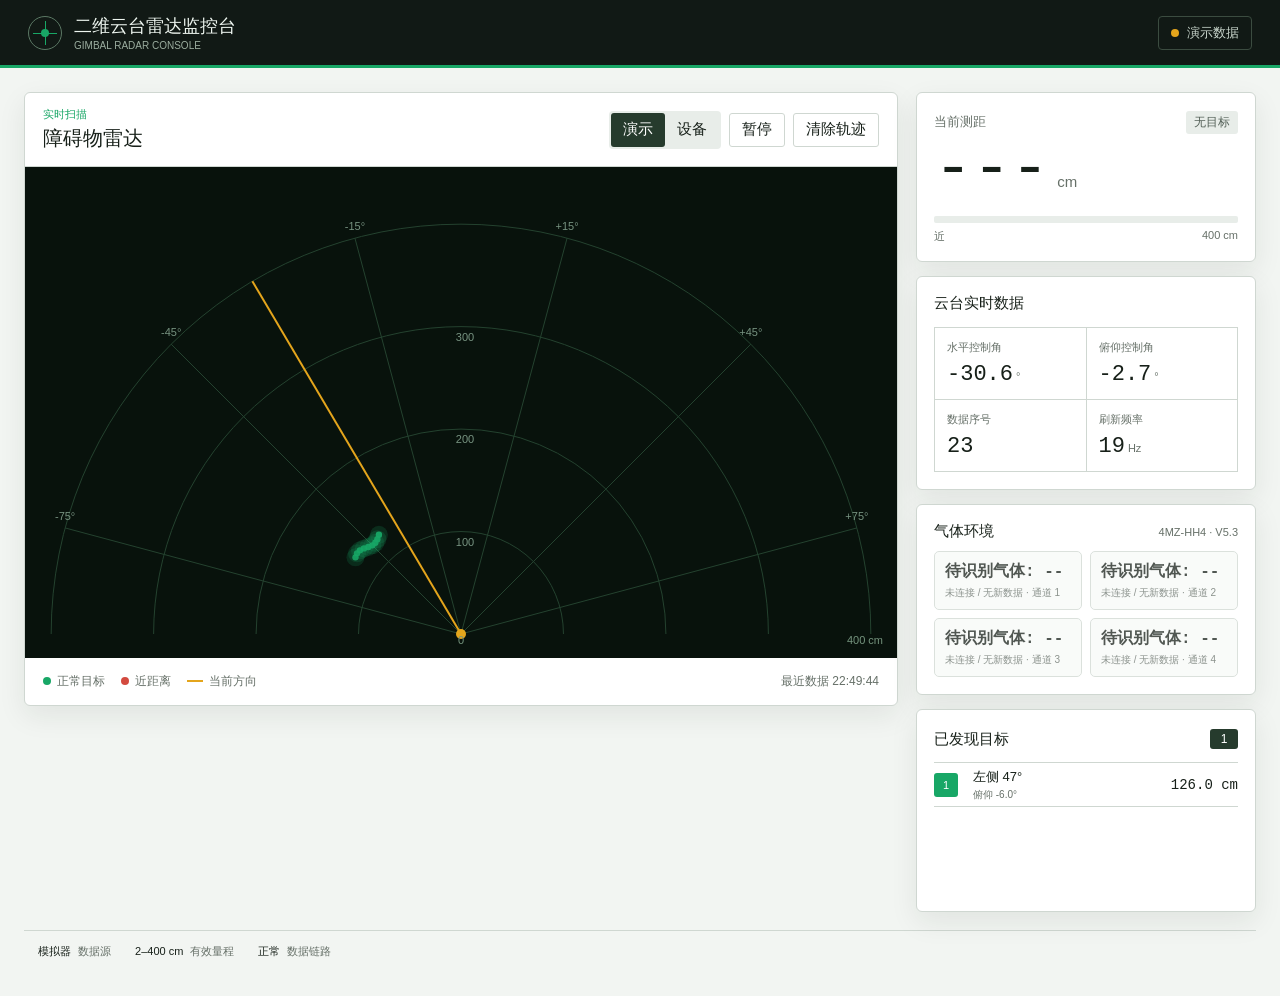
<file: project/web-dashboard/index.html>
<!doctype html>
<html lang="zh-CN">
<head>
  <meta charset="utf-8">
  <meta name="viewport" content="width=device-width, initial-scale=1">
  <meta name="theme-color" content="#111915">
  <title>二维云台雷达监控台</title>
  <link rel="stylesheet" href="styles.css">
</head>
<body>
  <header class="topbar">
    <div class="brand">
      <span class="brand-mark" aria-hidden="true"><span></span></span>
      <div>
        <strong>二维云台雷达监控台</strong>
        <small>GIMBAL RADAR CONSOLE</small>
      </div>
    </div>
    <div class="connection" id="connectionState" data-state="demo">
      <span class="status-dot" aria-hidden="true"></span>
      <span id="connectionText">演示数据</span>
    </div>
  </header>

  <main class="dashboard">
    <section class="radar-panel" aria-labelledby="radarTitle">
      <div class="panel-heading">
        <div>
          <p class="eyebrow">实时扫描</p>
          <h1 id="radarTitle">障碍物雷达</h1>
        </div>
        <div class="toolbar" aria-label="雷达控制">
          <div class="segmented" aria-label="数据来源">
            <button type="button" class="segment is-active" id="demoMode" aria-pressed="true">演示</button>
            <button type="button" class="segment" id="deviceMode" aria-pressed="false">设备</button>
          </div>
          <button type="button" class="command-button" id="pauseButton">暂停</button>
          <button type="button" class="command-button" id="clearButton">清除轨迹</button>
        </div>
      </div>

      <div class="radar-stage">
        <canvas id="radarCanvas" role="img" aria-label="云台超声波半圆雷达，显示当前扫描方向与最近障碍点"></canvas>
        <div class="range-label range-label-near">0</div>
        <div class="range-label range-label-far">400 cm</div>
      </div>

      <div class="radar-footer">
        <div class="legend">
          <span><i class="legend-dot safe"></i>正常目标</span>
          <span><i class="legend-dot near"></i>近距离</span>
          <span><i class="legend-line"></i>当前方向</span>
        </div>
        <span id="sampleTime">等待数据</span>
      </div>
    </section>

    <aside class="telemetry" aria-label="实时遥测">
      <section class="distance-panel">
        <div class="section-title">
          <span>当前测距</span>
          <span class="object-state" id="objectState" data-state="clear">无目标</span>
        </div>
        <div class="distance-value"><strong id="distanceValue">---</strong><span>cm</span></div>
        <div class="distance-bar" aria-hidden="true"><span id="distanceBar"></span></div>
        <div class="distance-scale"><span>近</span><span>400 cm</span></div>
      </section>

      <section class="angle-panel">
        <h2>云台实时数据</h2>
        <dl class="angle-grid">
          <div>
            <dt>水平控制角</dt>
            <dd><span id="yawValue">0.0</span><small>°</small></dd>
          </div>
          <div>
            <dt>俯仰控制角</dt>
            <dd><span id="pitchValue">0.0</span><small>°</small></dd>
          </div>
          <div>
            <dt>数据序号</dt>
            <dd><span id="sequenceValue">0</span></dd>
          </div>
          <div>
            <dt>刷新频率</dt>
            <dd><span id="rateValue">0</span><small>Hz</small></dd>
          </div>
        </dl>
      </section>

      <section class="gas-panel">
        <div class="gas-title"><h2>气体环境</h2><span>4MZ-HH4 · V5.3</span></div>
        <div id="gasGrid" class="gas-grid"><div class="gas-item"><strong>等待模块数据</strong><small>CH4 / O2 / CO / H2S</small></div></div>
      </section>

      <section class="targets-panel">
        <div class="section-title">
          <h2>已发现目标</h2>
          <span class="target-count" id="targetCount">0</span>
        </div>
        <div class="targets-list" id="targetsList">
          <p class="empty-state">扫描区域暂无有效目标</p>
        </div>
      </section>
    </aside>
  </main>

  <footer class="footer-strip">
    <span><b id="sourceLabel">模拟器</b> 数据源</span>
    <span><b>2–400 cm</b> 有效量程</span>
    <span><b id="packetState">正常</b> 数据链路</span>
  </footer>

  <script src="app.js"></script>
</body>
</html>
</file>
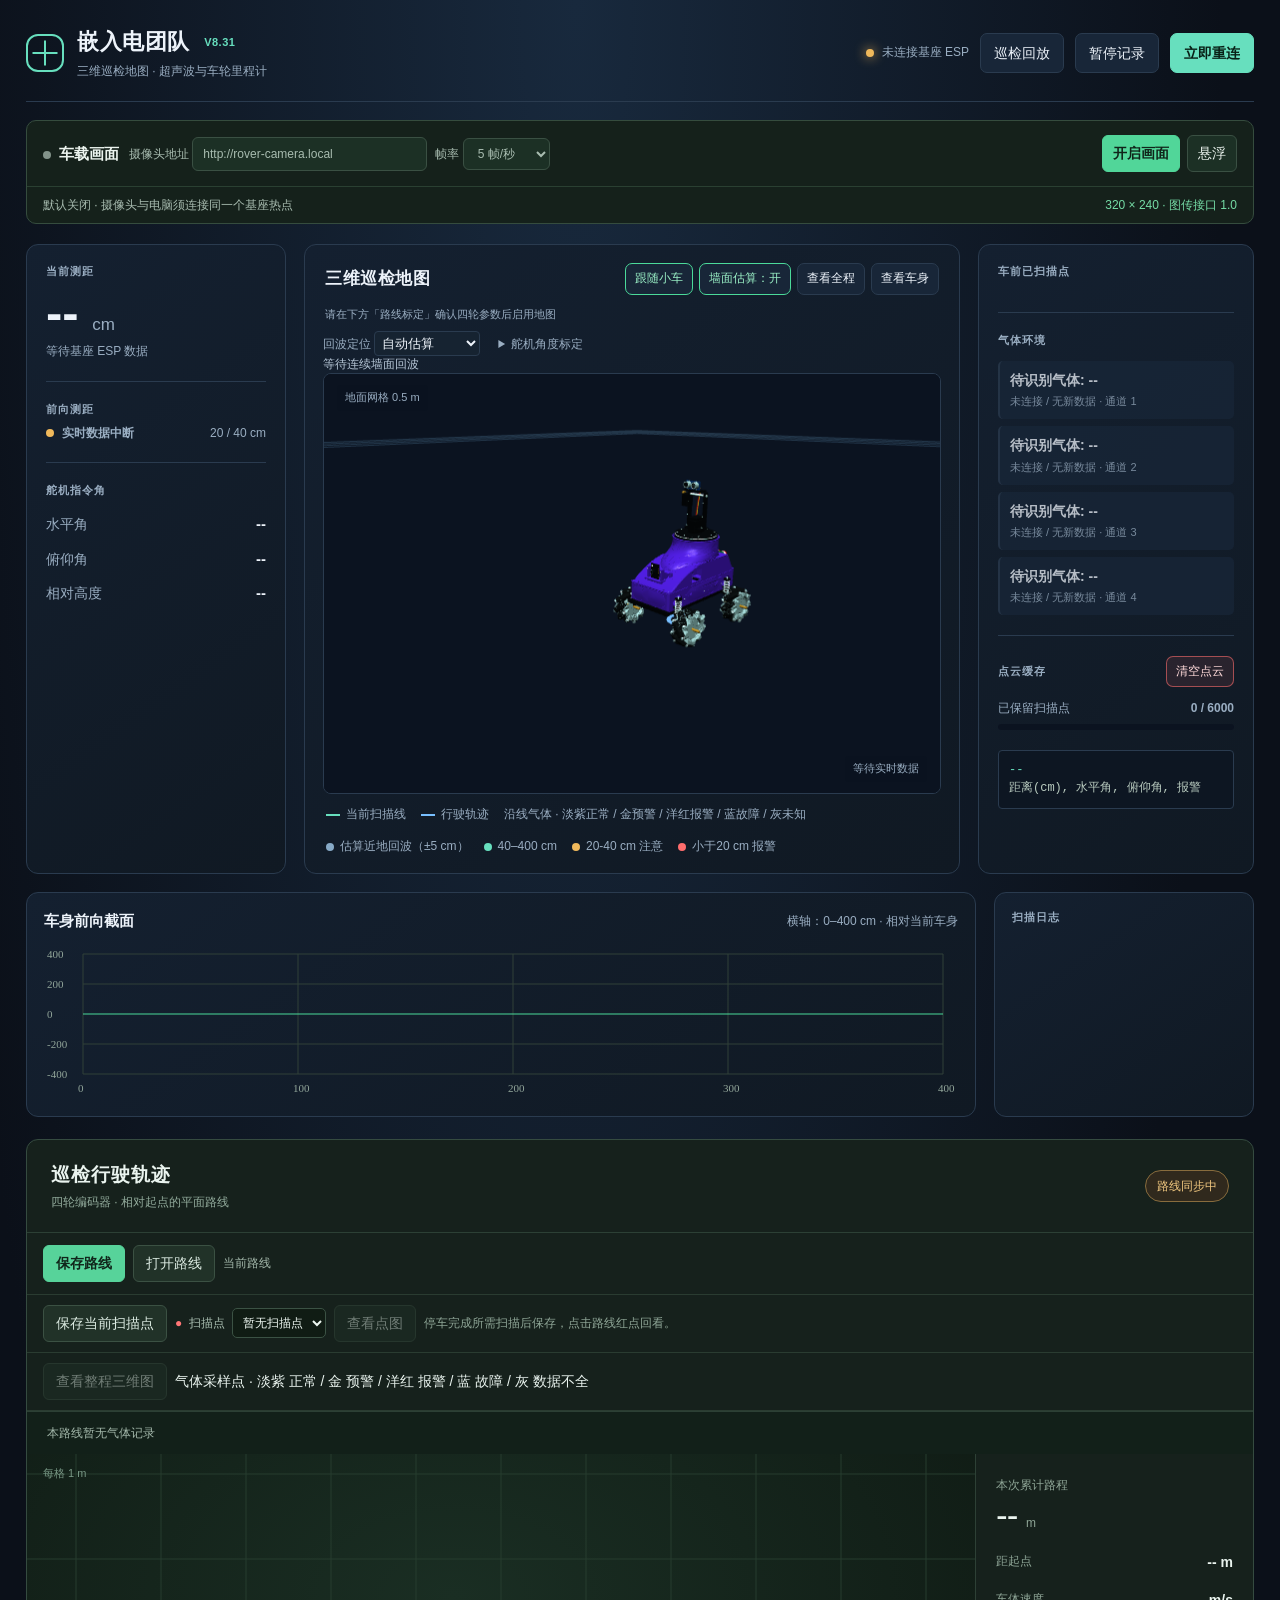
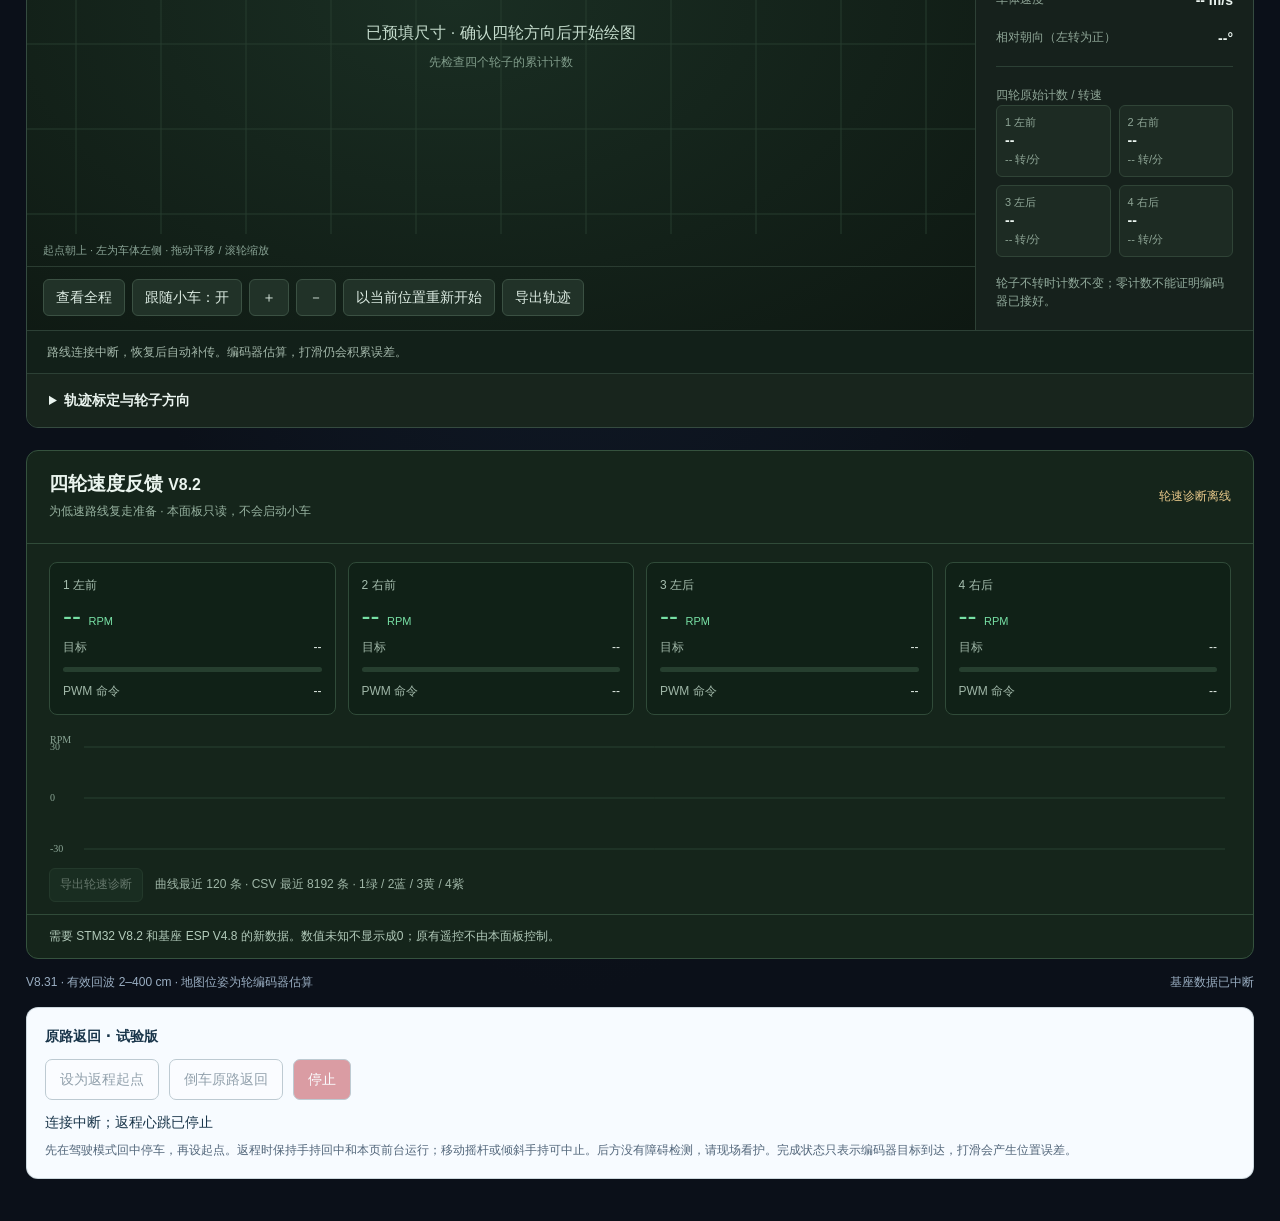
<file: project/gimbal-3d-scan.html>
<!doctype html>
<html lang="zh-CN">
<head>
  <meta charset="utf-8">
  <meta name="viewport" content="width=device-width, initial-scale=1">
  <title>三维巡检地图 · V8.31</title>
  <style>
    :root { --bg:#0d1210; --panel:#151d19; --panel-2:#1b2620; --line:#304139; --text:#edf4ef; --muted:#92a69a; --green:#4bda9a; --amber:#f0b95b; --red:#ff6d6d; }
    * { box-sizing:border-box; } body { margin:0; background:var(--bg); color:var(--text); font:14px/1.45 "Segoe UI","Microsoft YaHei",sans-serif; }
    button { font:inherit; } .app { max-width:1540px; margin:0 auto; padding:26px; } .top { display:flex; justify-content:space-between; align-items:center; gap:18px; padding-bottom:21px; border-bottom:1px solid var(--line); }
    .identity { display:flex; align-items:center; gap:13px; } .mark { width:38px; height:38px; border:2px solid var(--green); border-radius:50%; position:relative; box-shadow:0 0 20px rgba(75,218,154,.26); } .mark::before,.mark::after { content:""; position:absolute; left:50%; top:50%; transform:translate(-50%,-50%); background:var(--green); } .mark::before { width:2px; height:25px; } .mark::after { width:25px; height:2px; }
    h1 { margin:0; font-size:18px; font-weight:600; letter-spacing:1.2px; } .version { display:inline-block; margin-left:8px; color:var(--green); font-size:11px; font-weight:600; vertical-align:middle; } .subtitle { margin:2px 0 0; color:var(--muted); font-size:12px; } .top-actions { display:flex; align-items:center; gap:11px; } .stream { color:var(--muted); display:flex; align-items:center; gap:8px; font-size:12px; } .stream i { width:8px; height:8px; display:block; border-radius:50%; background:var(--green); box-shadow:0 0 12px var(--green); }
    .btn { border:1px solid var(--line); color:var(--text); background:var(--panel-2); border-radius:5px; padding:9px 13px; cursor:pointer; } .btn:hover { border-color:var(--muted); } .btn-primary { color:#082016; background:var(--green); border-color:var(--green); font-weight:600; } .btn-primary:hover { background:#75e5b7; } .btn-danger { color:#ffdada; border-color:rgba(255,109,109,.58); background:rgba(255,109,109,.1); } .btn-danger:hover { border-color:var(--red); background:rgba(255,109,109,.18); }
    .layout { display:grid; grid-template-columns:260px minmax(0,1fr) 276px; gap:18px; margin-top:20px; } .panel { background:var(--panel); border:1px solid var(--line); border-radius:7px; } .side { padding:19px; } .eyebrow { color:var(--muted); font-size:11px; font-weight:600; letter-spacing:1.05px; text-transform:uppercase; } .divider { height:1px; background:var(--line); margin:20px 0; }
    .distance { font-size:49px; line-height:1; font-weight:600; margin:9px 0 5px; font-variant-numeric:tabular-nums; } .distance span { font-size:17px; color:var(--muted); font-weight:400; } .signal { color:var(--green); font-size:12px; }
    .status { display:flex; justify-content:space-between; align-items:center; gap:8px; margin-top:7px; } .status strong { display:flex; align-items:center; gap:8px; font-size:15px; } .status i { width:8px; height:8px; border-radius:50%; background:var(--amber); } .status i.safe { background:var(--green); } .status i.danger { background:var(--red); } .status span { color:var(--muted); font-size:12px; }
    .metric-list { display:grid; gap:13px; } .metric { display:flex; justify-content:space-between; align-items:baseline; } .metric span { color:var(--muted); } .metric strong { font-size:17px; font-variant-numeric:tabular-nums; }
    .scene-panel { min-height:630px; padding:16px; display:flex; flex-direction:column; } .scene-head { display:flex; justify-content:space-between; align-items:center; padding:0 2px 12px; gap:12px; } .scene-head strong { font-size:15px; } .scene-head span { color:var(--muted); font-size:12px; } .scene-tools{display:flex;gap:6px;justify-content:flex-end;flex-wrap:wrap} .scene-tools [aria-pressed="true"]{border-color:#4bda9a;color:#9af0c6} #mapStatus{min-height:17px;font-size:11px;color:var(--muted);margin:0 2px 7px}
    #scene { flex:1; min-height:0; position:relative; overflow:hidden; border:1px solid rgba(75,218,154,.2); border-radius:5px; background:#0c1310; } #scene canvas { display:block; width:100%; height:100%; } .corner { position:absolute; color:var(--muted); font-size:11px; pointer-events:none; } .corner.tl { left:13px; top:11px; } .corner.br { right:13px; bottom:11px; text-align:right; } .legend { display:flex; align-items:center; flex-wrap:wrap; gap:15px; color:var(--muted); font-size:12px; margin:12px 3px 0; } .legend b { display:inline-block; vertical-align:middle; margin-right:6px; width:8px; height:8px; border-radius:50%; background:var(--amber); } .legend .now { background:var(--green); } .legend .alert { background:var(--red); } .legend .scan { width:14px; height:2px; border-radius:0; background:var(--green); }
    .target-list { display:grid; gap:9px; margin-top:12px; } .target { background:var(--panel-2); border-left:2px solid var(--amber); padding:10px; } .target.danger { border-left-color:var(--red); background:rgba(255,109,109,.10); } .target.safe { border-left-color:var(--green); background:rgba(75,218,154,.08); } .target-head { display:flex; justify-content:space-between; gap:8px; } .target small { display:block; color:var(--muted); margin-top:3px; }
    .gas-list { display:grid; gap:7px; margin-top:12px; } .gas-card { padding:9px 10px; background:var(--panel-2); border-left:2px solid var(--line); } .gas-card.online { border-left-color:var(--green); background:rgba(75,218,154,.08); } .gas-card strong { font-size:14px; } .gas-card small { display:block; color:var(--muted); margin-top:3px; font-size:11px; }
    .cache-head { display:flex; align-items:center; justify-content:space-between; gap:8px; } .btn-compact { padding:6px 9px; font-size:12px; } .point-bar { margin-top:13px; } .bar-row { display:flex; justify-content:space-between; color:var(--muted); font-size:12px; margin-bottom:6px; } .bar { height:6px; background:#0e1511; border-radius:3px; overflow:hidden; } .bar i { display:block; height:100%; width:0; background:var(--green); border-radius:3px; transition:width .25s ease; }
    .raw { margin-top:20px; background:#0d1410; border:1px solid var(--line); border-radius:4px; padding:10px; color:#b9cbbf; font:12px/1.55 Consolas,monospace; overflow-wrap:anywhere; } .raw strong { color:var(--green); font-weight:500; }
    .bottom { display:grid; grid-template-columns:minmax(0,1fr) 260px; gap:18px; margin-top:18px; } .profile { min-height:205px; padding:17px; } .profile-head { display:flex; justify-content:space-between; align-items:center; gap:8px; margin-bottom:7px; } .profile-head strong { font-size:15px; } .profile-head span { color:var(--muted); font-size:12px; } #profile { display:block; width:100%; height:160px; } .log { padding:17px; } .log ul { list-style:none; margin:11px 0 0; padding:0; display:grid; gap:8px; } .log li { padding-left:9px; border-left:1px solid var(--line); color:var(--muted); font:12px/1.4 Consolas,monospace; } .log time { color:var(--green); margin-right:6px; }
    .footer { margin-top:15px; color:var(--muted); font-size:12px; display:flex; justify-content:space-between; flex-wrap:wrap; gap:8px; }
    @media (max-width:1080px) { .layout { grid-template-columns:240px minmax(0,1fr); } .right { grid-column:1/-1; } .right .target-list { grid-template-columns:repeat(3,1fr); } .bottom { grid-template-columns:1fr; } }
    @media (max-width:680px) { .app { padding:15px; } .top { align-items:flex-start; flex-direction:column; } .top-actions { width:100%; display:grid; grid-template-columns:repeat(2,minmax(0,1fr)); gap:8px; } .stream { display:none; } .layout { grid-template-columns:1fr; } .right { grid-column:auto; } .right .target-list { grid-template-columns:1fr; } .side.left { display:grid; grid-template-columns:1fr 1fr; gap:0 18px; } .side.left .reading { grid-column:1/-1; } .scene-panel { min-height:510px; } .top-actions .btn { padding:8px 6px; } }
  .gas-card[data-level="normal"]{border-color:#29865f;background:rgba(41,134,95,.08)}
.gas-card[data-level="warning"],.gas-card[data-level="warmup"]{border-color:#d29625;background:rgba(210,150,37,.10)}
.gas-card[data-level="alarm"],.gas-card[data-level="fault"]{border-color:#df5148;background:rgba(223,81,72,.10)}
.gas-card[data-level="offline"]{opacity:.75}
.gas-card strong,.gas-card small{display:block}
.gas-card small{margin-top:4px;white-space:normal;overflow-wrap:anywhere}

:root{--bg:#0b1019;--panel:#111b29;--panel-2:#182638;--line:#2a3b4f;--text:#edf3fa;--muted:#9aaec2;--green:#67dfbe}
body{background:radial-gradient(ellipse at 45% 0,#18293d 0,#0b1019 65%)}
.app{max-width:1800px}.mark{border-radius:12px;box-shadow:none}
h1{font-size:22px;letter-spacing:.5px}.subtitle{margin-top:5px}
.panel{border-radius:12px;background:linear-gradient(145deg,#142030,#101923)}
.btn{border-radius:7px}.btn:hover{background:#26374b}.btn-primary:hover{background:#8eead0}
.distance #distance{font-size:inherit;font-weight:600;color:var(--text)}
.metric-list{margin-top:14px}.metric strong{font-size:15px}
.scene-panel{padding:18px}.scene-head strong{font-size:17px;letter-spacing:.5px}
#scene{border-color:#2a3b4f;border-radius:8px;background:#0b1320}
.corner{padding:5px 8px;border-radius:4px;background:#0b1320cc}
.gas-card,.target{border-radius:5px}.raw{background:#0d1622}.bar{background:#0b1320}
@media(max-width:680px){.scene-head{align-items:flex-start;flex-direction:column}.scene-tools{justify-content:flex-start}.scene-panel{min-height:520px;padding:12px}h1{font-size:19px}}
    .sonar-options{display:flex;align-items:baseline;flex-wrap:wrap;gap:8px 18px;font-size:12px;color:var(--muted)}
    .sonar-options select,.sonar-options input{color:var(--text);background:#162331;border:1px solid var(--line);border-radius:4px;padding:3px}
    .sonar-options input{width:50px}.sonar-options summary{cursor:pointer}.sonar-options p{margin:5px 0}
    #angleInputs{display:flex;flex-wrap:wrap;gap:6px;margin-bottom:5px}#projectionStatus{font-size:12px;color:#b6cadc}
  </style>
</head>
<body data-scan-page="3d">
  <main class="app">
    <header class="top"><div class="identity"><div class="mark" aria-hidden="true"></div><div><h1>嵌入电团队 <span class="version">V8.31</span></h1><p class="subtitle">三维巡检地图 · 超声波与车轮里程计</p></div></div><div class="top-actions"><span class="stream"><i id="streamDot"></i><span id="streamText">正在连接基座 ESP</span></span><a id="demo-launch" class="btn" style="text-decoration:none" href="?demo=1">巡检回放</a><button id="pause" class="btn" type="button">暂停记录</button><button id="connect" class="btn btn-primary" type="button">立即重连</button></div></header>
    <section class="layout">
      <aside class="panel side left"><div class="reading"><div class="eyebrow">当前测距</div><div class="distance"><span id="distance">--</span> <span>cm</span></div><div class="signal" id="echoText">等待 HC-SR04 数据</div></div><div class="divider"></div><div><div class="eyebrow">前向测距</div><div class="status"><strong><i id="statusDot"></i><span id="status">等待数据</span></strong><span>20 / 40 cm</span></div></div><div class="divider"></div><div><div class="eyebrow">舵机指令角</div><div class="metric-list"><div class="metric"><span>水平角</span><strong id="yaw">-- deg</strong></div><div class="metric"><span>俯仰角</span><strong id="pitch">-- deg</strong></div><div class="metric"><span>相对高度</span><strong id="height">-- cm</strong></div></div></div></aside>
      <section class="panel scene-panel"><div class="scene-head"><strong>三维巡检地图</strong><div class="scene-tools"><button id="followRover" class="btn btn-compact" type="button" aria-pressed="true">跟随小车</button><button id="wallsToggle" class="btn btn-compact" type="button" aria-pressed="true">墙面估算：开</button><button id="overview" class="btn btn-compact" type="button">查看全程</button><button id="roverView" class="btn btn-compact" type="button" aria-pressed="false">查看车身</button></div></div><div id="mapStatus" role="status">等待轮编码器位姿</div><div class="sonar-options"><label>回波定位 <select id="echoMode"><option value="auto">自动估算</option><option value="front">本站正对平墙</option><option value="raw">原始射线点</option></select></label><details id="angleSetup"><summary>舵机角度标定</summary><p>用量角器测量两轴指令为 −30°、+30° 时的实际角度。水平向车体左侧、俯仰向上为正。</p><div id="angleInputs"></div><button id="applyAngles" type="button" class="btn btn-compact">应用标定</button><button id="resetAngles" type="button" class="btn btn-compact">恢复标称角</button><span id="angleResult" role="status"></span></details></div><div id="projectionStatus" role="status"></div><div id="wallStatus" style="font-size:12px;color:#b8c8d8">等待连续墙面回波</div><div id="routeGasAlert" role="status" hidden></div><div id="scene" aria-label="三维巡检地图，可旋转缩放"><span class="corner tl">地面网格 0.5 m</span><span class="corner br" id="sceneReadout">-- cm<br>-- deg / -- deg</span></div><div class="legend"><span><b class="scan"></b>当前扫描线</span><span><b class="scan" style="background:#78bfff"></b>行驶轨迹</span><span>沿线气体 · 淡紫正常 / 金预警 / 洋红报警 / 蓝故障 / 灰未知</span><span id="planLegend" hidden><b class="scan" style="background:#f0b95b"></b>避障路径</span><span><b style="background:#87aac7"></b>估算近地回波（±5 cm）</span><span><b class="now"></b>40–400 cm</span><span><b></b>20-40 cm 注意</span><span><b class="alert"></b>小于20 cm 报警</span></div></section>
      <aside class="panel side right"><div class="eyebrow">车前已扫描点</div><div id="targets" class="target-list"></div><div class="divider"></div><div class="eyebrow">气体环境</div><div id="gasList" class="gas-list"><div class="gas-card"><strong>等待气体模块</strong><small>CH4 / O2 / CO / H2S</small></div></div><div class="divider"></div><div class="cache-head"><div class="eyebrow">点云缓存</div><button id="clearPoints" class="btn btn-danger btn-compact" type="button" title="清除全部已记录扫描点">清空点云</button></div><div class="point-bar"><div class="bar-row"><span>已保留扫描点</span><strong id="pointCount">0 / 6000</strong></div><div class="bar"><i id="pointFill"></i></div></div><div class="raw"><strong id="raw">等待数据</strong><br>距离(cm), 水平角, 俯仰角, 报警</div></aside>
    </section>
    <section class="bottom"><section class="panel profile"><div class="profile-head"><strong>车身前向截面</strong><span>横轴：0–400 cm · 相对当前车身</span></div><canvas id="profile" aria-label="障碍物高度截面图"></canvas></section><aside class="panel log"><div class="eyebrow">扫描日志</div><ul id="log"></ul></aside></section>
    <footer class="footer"><span>V8.31 · 有效回波 2–400 cm · 地图位姿为轮编码器估算</span><span id="update">更新于 --:--:--</span></footer>
  </main>
  <!-- V8.12 / 2026-09-21: 实时与回看共用原版详细云台模型；移除实时半透明锥体，保留细射线/测距点。仅网页变更，接线与固件不变。 -->
  <!-- V8.11 / 2026-09-21: 路线点保存当前扫描快照并独立回看；仅网页功能更新，固件和全部接线不变。 -->
  <!-- V8.9 / 2026-09-15: automatic route driving removed; save/open routes and scans retained. MCU V8.9/base V4.9; handheld V1.5/camera V1.2 unchanged. -->
  <script src="three.min.js?v=8.14"></script>
  <script src="OrbitControls.umd.js?v=8.14"></script>
  <script src="rover-model-data.js?v=8.18"></script>
  <script src="gimbal-model.js?v=8.18"></script>
  <script src="route-gas.js?v=8.31"></script>
  <script src="sonar-projection.js?v=8.31"></script>
  <script src="scan-walls.js?v=8.28"></script>
  <script src="scan-snapshot.js?v=8.31"></script>
  <script src="rover-demo.js?v=8.31"></script>
  <script src="vehicle-route.js?v=8.31"></script>
  <script src="route-log.js?v=8.31"></script>
  <script src="wheel-speed-panel.js?v=8.24"></script>
  <script src="camera-panel.js?v=8.17"></script>
  <script>
    const $ = id => document.getElementById(id), container=$('scene'), profile=$('profile'), pctx=profile.getContext('2d');
    const API_URL='http://192.168.4.1/api/telemetry';

    // CAD model and map use one linear scale. Route X is forward and Y is left.
    const UNITS_PER_METER=400, UNITS_PER_CM=4;
    const DISPLAY_RANGE_CM = 400;
    const MAX_POINTS=6000, VOXEL_SIZE=12, POSE_WAIT_MS=1200;
    const simulated=window.RoverDemo.enabled;
    const routeEngine=window.VehicleRoute.engine;
    let calibration=SonarProjection.nominal.slice(),frontStation=null,frontPose=null,showSurface=true;
    if(!simulated)try{
      const saved=JSON.parse(localStorage.getItem('sonar-servo-angles-v1'));
      if(SonarProjection.validCalibration(saved))calibration=saved;
    }catch(_){}
    const angleFields=['水平 −30°','水平 +30°','俯仰 −30°','俯仰 +30°'].map((name,i)=>{
      const label=document.createElement('label'),input=document.createElement('input');
      input.type='number';input.step='.1';input.value=calibration[i];label.append(name+' ',input);
      $('angleInputs').append(label);return input;
    });
    $('angleSetup').hidden=simulated;
    const measured=(yaw,pitch)=>simulated?{yaw,pitch}:SonarProjection.angles(yaw,pitch,calibration);
    const rover=GimbalModel.create(THREE);
    const {machine,yawAssembly,pitchAssembly}=rover;
    const state={distance:0,yaw:0,pitch:0,alarm:false,distanceValid:false,link:false};
    const mapPoints=new Map(), slots=[], pendingScans=[], logs=[];
    let nextSlot=0, latestScan=null, encoderSession=null, originTime=routeEngine.originTime;
    let activeRoute=routeEngine, routeTrailLast=null, beamAt=0;
    let follow=true, closeUp=false, lastAnimation=null, previousView=null;
    let paused=false,polling=false,lastSequence=null,lastLogAt=0;
    const poseTarget=new THREE.Vector3(), cameraShift=new THREE.Vector3();
    let headingTarget=0, snapPose=true;

    const renderer=new THREE.WebGLRenderer({antialias:true,alpha:false});
    renderer.setPixelRatio(Math.min(devicePixelRatio,2));renderer.setClearColor(0x0b1320,1);
    container.appendChild(renderer.domElement);
    const scene=new THREE.Scene(), camera=new THREE.PerspectiveCamera(48,1,1,16000);
    camera.position.set(300,220,380);
    const controls=new THREE.OrbitControls(camera,renderer.domElement);
    controls.target.set(0,65,80);controls.enableDamping=true;controls.dampingFactor=.06;
    controls.minDistance=120;controls.maxDistance=12000;controls.maxPolarAngle=Math.PI*.49;
    scene.add(new THREE.HemisphereLight(0xcfffe7,0x07110b,2.4));
    const key=new THREE.DirectionalLight(0xd8fff0,1.5);key.position.set(90,170,120);scene.add(key);
    const grid=new THREE.GridHelper(8000,40,0x39546a,0x23374a);
    grid.position.y=-1;
    const startMark=new THREE.Mesh(new THREE.RingGeometry(13,18,32),
      new THREE.MeshBasicMaterial({color:0x78bfff,side:THREE.DoubleSide}));
    startMark.rotation.x=-Math.PI/2;startMark.position.y=1;
    scene.add(grid,startMark,machine);

    const scanPositions=new Float32Array(MAX_POINTS*3), scanColors=new Float32Array(MAX_POINTS*3);
    const scanGeometry=new THREE.BufferGeometry();
    const wallPointIndex=new THREE.BufferAttribute(new Uint16Array(MAX_POINTS),1).setUsage(THREE.DynamicDrawUsage);
    const scanPositionAttr=new THREE.BufferAttribute(scanPositions,3).setUsage(THREE.DynamicDrawUsage);
    const scanColorAttr=new THREE.BufferAttribute(scanColors,3).setUsage(THREE.DynamicDrawUsage);
    scanGeometry.setAttribute('position',scanPositionAttr);
    scanGeometry.setAttribute('color',scanColorAttr);
    scanGeometry.setDrawRange(0,0);
    const cloud=new THREE.Points(scanGeometry,new THREE.PointsMaterial({
      vertexColors:true,size:3.5,sizeAttenuation:false,transparent:true,opacity:.85
    }));
    cloud.name='world-scan-points';cloud.frustumCulled=false;scene.add(cloud);
    const walls=ScanWalls.layer(THREE,UNITS_PER_METER);
    scene.add(walls.mesh);
    const hiddenScanSlots=new Set();
    let wallsDirty=false,lastWallBuild=-Infinity,wallSummary='等待连续墙面回波';
    function referenced(p){
      return frontStation!==null&&p.station===frontStation&&frontPose&&
        Math.hypot(p.pose.x-frontPose.x,p.pose.y-frontPose.y)<=.035&&
        Math.cos(p.pose.heading-frontPose.heading)>=Math.cos(3*Math.PI/180);
    }
    function wallSamples(){
      return Array.from(mapPoints.values(),p=>({x:p.pos.x/UNITS_PER_METER,y:p.pos.y/UNITS_PER_METER,
        z:p.pos.z/UNITS_PER_METER,yaw:p.yaw,pitch:p.pitch,distance:p.distance,station:p.station,
        head:p.pose.heading,...(simulated?{}:{stationary:true}),commands:[p.cmdYaw,p.cmdPitch],...(referenced(p)?{frontWall:true}:{})}));
    }
    function rebuildWalls(){
      const samples=wallSamples(),raw=$('echoMode').value==='raw';
      const located=SonarProjection.resolve(samples,{raw:raw||simulated});
      const eligible=located.display.filter(p=>!located.uncertain.has(p)&&!located.excluded.has(p));
      walls.mesh.visible=showSurface&&!raw;
      const result=walls.update(walls.mesh.visible?eligible:[]),remaining=[];
      hiddenScanSlots.clear();
      let i=0;
      for(const p of mapPoints.values()){
        const v=located.display[i++];
        if(located.excluded.has(v))hiddenScanSlots.add(p.slot);
        scanPositionAttr.setXYZ(p.slot,v.x*UNITS_PER_METER,v.y*UNITS_PER_METER,v.z*UNITS_PER_METER);
        if(!located.excluded.has(v)&&!located.uncertain.has(v)&&!result.covered.has(v))remaining.push(p.slot);
      }
      scanPositionAttr.needsUpdate=true;
      wallPointIndex.array.set(remaining);wallPointIndex.needsUpdate=true;
      scanGeometry.setIndex(wallPointIndex);scanGeometry.setDrawRange(0,remaining.length);
      wallsDirty=false;
      wallSummary=result.panels?'已拟合多层墙面 · 石纹为示意材质':result.bands?
        '已拟合水平轮廓 · 全扫描可补充墙面高度':'等待连续墙面回波';
      $('wallStatus').textContent=walls.mesh.visible?wallSummary:(raw?'原始中心射线点':'仅显示定位点');
      const note=simulated?'模拟回波':frontStation!==null?'平墙参考已锁定在选定站位':
        (samples.length?'按标定射线定位':'等待扫描');
      $('projectionStatus').textContent=raw?'按实测距离和标定后的中心射线画点':[
        located.corrected?'平墙估算 '+located.corrected+' 点':note,
        located.belowFloor?'低于地面容差 '+located.belowFloor+' 点':'',
        located.pitchCorrected?'其中俯仰截面补偿 '+located.pitchCorrected+' 点':'',
        located.uncertain.size?'等距回波方向未定 '+located.uncertain.size+' 点，可切换原始射线查看':''
      ].filter(Boolean).join(' · ');
      $('wallsToggle').disabled=raw;
      $('wallsToggle').setAttribute('aria-pressed',String(walls.mesh.visible));
      $('wallsToggle').textContent='墙面估算：'+(walls.mesh.visible?'开':'关');
    }
    $('wallsToggle').onclick=()=>{showSurface=!showSurface;rebuildWalls();};
    function stationKey(pose){
      return [routeEngine.restarts,routeEngine.gaps,Math.round(pose.x*10),Math.round(pose.y*10),
        Math.round(pose.heading*12)].join(',');
    }
    $('echoMode').onchange=()=>{
      if($('echoMode').value==='front'&&(simulated||!routeReady(Date.now())||Math.abs(routeEngine.speed)>.025||Date.now()-routeEngine.poseReceivedAt>1200)){
        $('echoMode').value='auto';frontStation=null;rebuildWalls();
        $('projectionStatus').textContent='停车并等待实时位姿同步后，再选择本站正对平墙。';return;
      }
      if($('echoMode').value==='front'){
        frontStation=stationKey(routeEngine);frontPose={x:routeEngine.x,y:routeEngine.y,heading:routeEngine.heading};
      }
      if($('echoMode').value==='auto')frontStation=null;
      rebuildWalls();
    };
    function setAngles(values){
      if(!SonarProjection.validCalibration(values)){
        $('angleResult').textContent='请输入有效角度，每轴两端跨度须为 12° 至 120°。';return;
      }
      calibration=values.slice();angleFields.forEach((field,i)=>field.value=values[i]);
      let saved=true;try{localStorage.setItem('sonar-servo-angles-v1',JSON.stringify(values));}catch(_){saved=false;}
      for(const p of mapPoints.values()){
        Object.assign(p,measured(p.cmdYaw,p.cmdPitch));p.pos=worldPoint(p,p.pose);
        tintPoint(p);
      }
      rebuildWalls();$('angleResult').textContent=saved?'已保存，当前点云已重算。':'已应用于当前页面。';
    }
    $('applyAngles').onclick=()=>setAngles(angleFields.map(field=>field.valueAsNumber));
    $('resetAngles').onclick=()=>setAngles(SonarProjection.nominal);
    const gasDots=new THREE.Points(new THREE.BufferGeometry(),new THREE.PointsMaterial({
      vertexColors:true,size:4,sizeAttenuation:false,depthTest:false}));
    gasDots.renderOrder=3;gasDots.name='route-gas-observations';scene.add(gasDots);
    let lastGasMark=null;
    const trail=new THREE.LineSegments(new THREE.BufferGeometry(),
      new THREE.LineBasicMaterial({color:0x78bfff,transparent:true,opacity:.88}));
    trail.name='world-route';trail.position.y=2;scene.add(trail);
    const planLine=new THREE.Line(new THREE.BufferGeometry(),
      new THREE.LineDashedMaterial({color:0xf0b95b,dashSize:18,gapSize:12,transparent:true,opacity:.85}));
    planLine.name='planned-route';planLine.position.y=3;scene.add(planLine);
    let lastPlan=null;

    const current=new THREE.Mesh(new THREE.SphereGeometry(4,12,8),
      new THREE.MeshBasicMaterial({color:0x4bda9a}));
    const beamGeometry=new THREE.BufferGeometry();
    const beamPosition=new THREE.BufferAttribute(new Float32Array(6),3).setUsage(THREE.DynamicDrawUsage);
    beamGeometry.setAttribute('position',beamPosition);
    const beam=new THREE.Line(beamGeometry,new THREE.LineBasicMaterial({color:0x4bda9a,transparent:true,opacity:.9}));
    beam.frustumCulled=false;
    current.visible=beam.visible=false;scene.add(current,beam);

    function rangeRatio(distance) { return distance / DISPLAY_RANGE_CM; }
    function heightRatio(height) { return height / DISPLAY_RANGE_CM; }
    const yawAxis=new THREE.Vector3(0,1,0);
    const worldPosition=pose=>new THREE.Vector3(pose.y*UNITS_PER_METER,0,pose.x*UNITS_PER_METER);
    function localPoint(distance,yaw,pitch){return rover.pointAt(distance*UNITS_PER_CM,yaw,pitch);}
    function worldPoint(frame,pose){
      return localPoint(frame.distance,frame.yaw,frame.pitch)
        .applyAxisAngle(yawAxis,pose.heading).add(worldPosition(pose));
    }
    function angle(n){return (n>=0?'+':'')+String(Math.round(n)).padStart(2,'0')+' deg';}
    function clock(){return new Date().toLocaleTimeString('zh-CN',{hour12:false});}
    const distanceColor=distance=>distance<20?0xff6d6d:distance<40?0xf0b95b:0x4bda9a;
    function showBeam(frame,pose){
      frame={...frame,...measured(frame.yaw,frame.pitch)};
      const origin=worldPoint({...frame,distance:0},pose);
      const hit=worldPoint(frame,pose);
      beamAt=Date.now();current.visible=beam.visible=true;
      current.position.copy(hit);current.material.color.setHex(distanceColor(frame.distance));
      beamPosition.setXYZ(0,origin.x,origin.y,origin.z);
      beamPosition.setXYZ(1,hit.x,hit.y,hit.z);
      beamPosition.needsUpdate=true;
    }
    function updateCloud(){
      if(!scanGeometry.index)scanGeometry.setDrawRange(0,mapPoints.size);
      scanPositionAttr.needsUpdate=scanColorAttr.needsUpdate=true;
      $('pointCount').textContent=mapPoints.size+' / '+MAX_POINTS;
      $('pointFill').style.width=mapPoints.size/MAX_POINTS*100+'%';
    }
    function tintPoint(p){
      const floor=p.pitch<0&&Math.abs(p.pos.y)<=5*UNITS_PER_CM&&p.distance>=40;
      new THREE.Color(floor?0x87aac7:distanceColor(p.distance)).toArray(scanColors,p.slot*3);
      scanColorAttr.needsUpdate=true;
    }
    function addPoint(frame,pose){
      const nominalPos=worldPoint(frame,pose),orientation=measured(frame.yaw,frame.pitch);
      const pos=worldPoint({...frame,...orientation},pose);
      // A 3 cm voxel can erase several neighbouring beams on a close wall.
      const voxel=frame.distance<80?VOXEL_SIZE/3:VOXEL_SIZE;
      const cell=voxel+':'+nominalPos.toArray().map(n=>Math.floor(n/voxel)).join(',');
      if(mapPoints.has(cell))return;
      const slot=nextSlot;
      if(slots[slot]!==undefined)mapPoints.delete(slots[slot]);
      slots[slot]=cell;nextSlot=(slot+1)%MAX_POINTS;
      const point={...orientation,distance:frame.distance,cmdYaw:frame.yaw,cmdPitch:frame.pitch,
        pose:{x:pose.x,y:pose.y,heading:pose.heading},pos,station:stationKey(pose),slot};
      mapPoints.set(cell,point);wallsDirty=true;
      pos.toArray(scanPositions,slot*3);tintPoint(point);
      updateCloud();
    }
    function clearPointCloud(){
      frontStation=null;if($('echoMode').value==='front')$('echoMode').value='auto';
      $('projectionStatus').textContent='等待扫描';
      mapPoints.clear();hiddenScanSlots.clear();slots.length=0;nextSlot=0;pendingScans.length=0;latestScan=null;
      scanGeometry.setIndex(null);walls.update([]);wallsDirty=false;wallSummary='等待连续墙面回波';
      if(walls.mesh.visible)$('wallStatus').textContent=wallSummary;
      current.visible=beam.visible=false;updateCloud();
    }
    function routeReady(now){
      return routeEngine.config.confirmed&&routeEngine.online&&
        now-routeEngine.lastReceived<=POSE_WAIT_MS&&(!routeEngine.nativeLog||!routeEngine.logPending)&&
        routeEngine.poseHistory.length>0;
    }
    function registerScans(now){
      if(paused||!routeReady(now))return;
      for(let i=0;i<pendingScans.length;){
        const scan=pendingScans[i];
        const expired=now-scan.at>POSE_WAIT_MS;
        const pose=expired?null:routeEngine.poseAt(scan.ms);
        const parked=pose&&routeEngine.stationaryAt(scan.ms);
        if(parked){
          addPoint(scan,pose);
          if(latestScan?.sequence===scan.sequence&&state.distanceValid&&state.link&&state.distance<=DISPLAY_RANGE_CM)showBeam(scan,pose);
        }
        if(pose&&!parked&&latestScan?.sequence===scan.sequence)current.visible=beam.visible=false;
        if(pose||expired)pendingScans.splice(i,1);
        else i++;
      }
    }
    function queueScan(frame,reading){
      const odometry=frame.odometry;
      if(!odometry||odometry.online!==true||!Number.isInteger(frame.sequence)||!routeEngine.config.confirmed)return;
      const now=Date.now(),age=Number.isFinite(frame.ageMs)?Math.max(0,frame.ageMs):0;
      if(age>POSE_WAIT_MS)return;
      const sequence=frame.sequence>>>0;
      if(!latestScan||latestScan.sequence!==sequence)latestScan={...reading,sequence,at:now-age};
      if(latestScan.queued)return;
      // The encoder stamp paired with scan T(seq) is E1(seq+1).
      const sample=Array.isArray(odometry.samples)&&odometry.samples.find(sample=>
        Array.isArray(sample)&&sample[0]===((sequence+1)>>>0));
      if(!sample||!Number.isInteger(sample[1]))return;
      latestScan.queued=true;
      pendingScans.push({...latestScan,ms:sample[1]});
      if(pendingScans.length>24)pendingScans.shift();
    }
    function updateTrail(route){
      const points=route.points,last=points.at(-1);
      if(last===routeTrailLast)return;
      routeTrailLast=last;
      const segments=[];
      for(let i=1;i<points.length;i++){
        if(points[i].gap)continue;
        for(const point of [points[i-1],points[i]])
          segments.push(point.y*UNITS_PER_METER,0,point.x*UNITS_PER_METER);
      }
      const next=new THREE.BufferGeometry();
      next.setAttribute('position',new THREE.Float32BufferAttribute(segments,3));
      trail.geometry.dispose();trail.geometry=next;
    }
    function refreshWorld(route=routeEngine){
      activeRoute=route;
      if(route.plan&&route.plan!==lastPlan){
        lastPlan=route.plan;
        const geometry=new THREE.BufferGeometry().setFromPoints(route.plan.map(worldPosition));
        planLine.geometry.dispose();planLine.geometry=geometry;planLine.computeLineDistances();
      }
      if(!simulated&&route.originTime!==originTime){
        originTime=route.originTime;clearPointCloud();snapPose=true;
      }
      const now=Date.now();
      const ready=simulated||routeReady(now);
      if(ready){
        poseTarget.copy(worldPosition(route));
        headingTarget=route.heading;
      }else if(!route.points.length){
        poseTarget.set(0,0,0);headingTarget=0;
      }
      if(!simulated)registerScans(now);
      const status=simulated?'黄色为规划路径 · 蓝色为已行驶轨迹':!route.config.confirmed?
        '请在下方「路线标定」确认四轮参数后启用地图':!ready?
        '等待路线同步 · 已记录点位保留':!routeEngine.stationaryAt(routeEngine.poseHistory.at(-1)?.ms)?
        '行走或等待停稳 · 暂停新增扫描点':route.gaps||route.restarts?
        '轮编码器估算 · 路线有缺口，点位可能偏移':'已停稳 · 正在记录扫描点';
      if($('mapStatus').textContent!==status)$('mapStatus').textContent=status;
      updateTrail(route);
      const marks=route.gasMarks||[],last=marks.at(-1);
      if(last!==lastGasMark){
        lastGasMark=last;gasDots.geometry.dispose();
        gasDots.geometry=ScanSnapshotViewer.gasGeometry(THREE,marks);
      }
    }
function updateGas(gases) {
  const reading=RouteGas.summarize(gases),alert=$('routeGasAlert');
  alert.hidden=!['warning','alarm','fault'].includes(reading.level);
  alert.style.color=RouteGas.colors[reading.level];
  const message=alert.hidden?'':RouteGas.labels[reading.level]+' · '+reading.detail;
  if(alert.textContent!==message)alert.textContent=message;
  const grid = document.getElementById('gasList');
  if (!grid) return;
  const rows = Array.isArray(gases) && gases.length ? gases :
    [1,2,3,4].map(channel => ({channel, name:'待识别气体'}));
  grid.replaceChildren();
  rows.forEach(g => {
    const online = g.online === true;
    const schemaOk = typeof g.unit === 'string' && typeof g.statusText === 'string';
    const valid = online && schemaOk && g.valid === true &&
      typeof g.concentration === 'number' && Number.isFinite(g.concentration);
    const allowed = ['normal','warning','alarm','fault','warmup','offline'];
    let level = online && schemaOk && allowed.includes(g.severity) ? g.severity : 'offline';
    if (online && (!schemaOk || (level === 'normal' && !valid))) level = 'fault';
    const card = document.createElement('div');
    card.className = 'gas-card';
    card.dataset.level = level;
    const value = document.createElement('strong');
    const decimals = Number.isInteger(g.decimals) && g.decimals >= 0 && g.decimals <= 3 ? g.decimals : 0;
    value.textContent = (g.name || '待识别气体') + ': ' +
      (valid ? g.concentration.toFixed(decimals) + ' ' + g.unit : '--');
    const detail = document.createElement('small');
    detail.textContent = (online ? schemaOk ? g.statusText : '需更新基座ESP' : '未连接 / 无新数据') +
      ' · 通道 ' + (g.channel || '?');
    card.append(value, detail);
    grid.append(card);
  });
}

    function nearbyPoints(){
      const origin=worldPosition(activeRoute);
      const sensor=localPoint(0,0,0);
      const nearby=[];
      for(const point of mapPoints.values()){
        if(hiddenScanSlots.has(point.slot))continue;
        const pos=point.pos.clone().sub(origin);
        if(pos.x*pos.x+pos.z*pos.z>((DISPLAY_RANGE_CM+40)*UNITS_PER_CM)**2)continue;
        pos.applyAxisAngle(yawAxis,-activeRoute.heading).sub(sensor);
        const distance=pos.length()/UNITS_PER_CM;
        if(pos.z>=0&&distance<=DISPLAY_RANGE_CM)nearby.push({
          distance,forward:pos.z/UNITS_PER_CM,height:pos.y/UNITS_PER_CM,
          yaw:THREE.MathUtils.radToDeg(Math.atan2(pos.x,pos.z))
        });
      }
      return nearby;
    }
    function targets(nearby){
      const closest=[...nearby].sort((a,b)=>a.distance-b.distance).slice(0,3);
      $('targets').innerHTML=closest.map((p,i)=>{
        const level=p.distance<20?'danger':p.distance>=40?'safe':'';
        return '<div class="target '+level+'"><div class="target-head"><strong>回波点 '+(i+1)+
          '</strong><strong>'+p.distance.toFixed(1)+' cm</strong></div><small>方位 '+angle(p.yaw)+
          ' · 相对探头高度 '+Math.round(p.height)+' cm</small></div>';
      }).join('');
    }
    function drawProfile(nearby=nearbyPoints()){
      const r=profile.getBoundingClientRect(),dpr=Math.min(devicePixelRatio,2);
      const w=Math.max(1,r.width),h=Math.max(1,r.height);
      profile.width=w*dpr;profile.height=h*dpr;pctx.setTransform(dpr,0,0,dpr,0,0);
      const L=39,R=15,T=15,B=25,oy=(T+h-B)/2,pw=w-L-R,ph=(h-T-B)/2;
      const x=d=>L+rangeRatio(d)*pw,y=v=>oy-heightRatio(v)*ph;
      pctx.font='11px Segoe UI';pctx.fillStyle='#92a69a';pctx.strokeStyle='#304139';
      for(const v of [0,100,200,300,400]){
        pctx.beginPath();pctx.moveTo(x(v),T);pctx.lineTo(x(v),h-B);pctx.stroke();pctx.fillText(v,x(v)-5,h-7);
      }
      for(const v of [-400,-200,0,200,400]){
        pctx.strokeStyle=v===0?'#4bda9a':'#304139';
        pctx.beginPath();pctx.moveTo(L,y(v));pctx.lineTo(w-R,y(v));pctx.stroke();pctx.fillText(v,3,y(v)+4);
      }
      for(const point of nearby){
        pctx.beginPath();pctx.arc(x(point.forward),y(point.height),2.2,0,Math.PI*2);
        pctx.fillStyle='#'+distanceColor(point.distance).toString(16);pctx.fill();
      }
      if(!state.distanceValid||!state.link||state.distance>DISPLAY_RANGE_CM)return;
      const actual=measured(state.yaw,state.pitch);
      const currentPoint=localPoint(state.distance,actual.yaw,actual.pitch);
      const origin=localPoint(0,0,0);
      const endX=x((currentPoint.z-origin.z)/UNITS_PER_CM);
      const endY=y((currentPoint.y-origin.y)/UNITS_PER_CM);
      pctx.strokeStyle='#4bda9a';pctx.setLineDash([4,4]);pctx.beginPath();
      pctx.moveTo(L,oy);pctx.lineTo(endX,endY);pctx.stroke();pctx.setLineDash([]);
    }
    function addLog(text){
      if(simulated)text='巡检 '+text.replace('Wi-Fi: ','');
      logs.unshift('<li><time>'+clock()+'</time>'+text+'</li>');
      if(logs.length>6)logs.pop();$('log').innerHTML=logs.join('');
    }
    function update(frame){
      rover.setWheelSpeed(frame.wheelSpeed,performance.now(),frame.wheelPlaybackRate??1);
      const yaw=Number(frame.roll),pitch=-Number(frame.pitch),distance=Number(frame.distance);
      if(!Number.isFinite(yaw)||!Number.isFinite(pitch))return;
      const link=frame.link===true,distanceValid=frame.distanceValid===true&&Number.isFinite(distance)&&distance>=2&&distance<=DISPLAY_RANGE_CM;
      const inRange=distanceValid;
      const danger=inRange&&distance<20,caution=inRange&&distance<40;
      Object.assign(state,{distance:distanceValid?distance:0,yaw,pitch,alarm:danger,distanceValid,link});
      const actual=measured(yaw,pitch);
      yawAssembly.rotation.y=THREE.MathUtils.degToRad(actual.yaw);
      pitchAssembly.rotation.x=-THREE.MathUtils.degToRad(actual.pitch);
      const moving=!simulated&&VehicleRouteCore.wheelMotion(frame);
      if(!inRange||!link||moving)current.visible=beam.visible=false;
      else if(simulated||!routeEngine.config.confirmed)showBeam(state,activeRoute);
      else if(!paused){
        queueScan(frame,state);
        registerScans(Date.now());
      }
      $('yaw').textContent=link?angle(yaw):'-- deg';
      $('pitch').textContent=link?angle(pitch):'-- deg';
      $('update').textContent='更新于 '+clock()+' · 主控数据年龄 '+(Number.isFinite(frame.ageMs)?frame.ageMs+' ms':'--');
      if(distanceValid){
        const height=(localPoint(distance,actual.yaw,actual.pitch).y-localPoint(0,0,0).y)/UNITS_PER_CM;
        $('distance').textContent=distance.toFixed(1);
        $('echoText').textContent='HC-SR04 回波有效';$('echoText').style.color='var(--green)';
        $('height').textContent=link?height.toFixed(1)+' cm':'-- cm';
        $('raw').textContent=[distance.toFixed(1),Math.round(yaw),Math.round(pitch),danger?1:0].join(',');
        $('status').textContent=danger?'过近报警':caution?'注意距离':'距离正常';
        $('statusDot').className=!inRange?'':danger?'danger':caution?'':'safe';
        $('sceneReadout').innerHTML=distance.toFixed(1)+' cm<br>'+(link?angle(yaw)+' / '+angle(pitch):'手持端失联');
      }else{
        $('distance').textContent='--';$('echoText').textContent='当前角度无有效测距';
        $('echoText').style.color='var(--muted)';$('height').textContent='-- cm';
        $('raw').textContent=['--',Math.round(yaw),Math.round(pitch),0].join(',');
        $('status').textContent='无有效测距';$('statusDot').className='';
        $('sceneReadout').innerHTML='无有效回波<br>'+(link?angle(yaw)+' / '+angle(pitch):'手持端失联');
      }
      if(frame.sequence!==lastSequence&&Date.now()-lastLogAt>=900){
        lastLogAt=Date.now();
        addLog(distanceValid?'Wi-Fi: '+distance.toFixed(1)+' cm · '+Math.round(yaw)+'° · '+Math.round(pitch)+'°':'Wi-Fi: 超声波无有效回波');
      }
      lastSequence=frame.sequence;
      const nearby=nearbyPoints();targets(nearby);drawProfile(nearby);
    }
    function resize(){
      const r=container.getBoundingClientRect();
      renderer.setSize(Math.max(1,r.width),Math.max(1,r.height),false);
      camera.aspect=Math.max(1,r.width)/Math.max(1,r.height);camera.updateProjectionMatrix();
      drawProfile();
    }
    function animate(now){
      requestAnimationFrame(animate);
      if(wallsDirty&&now-lastWallBuild>=600){rebuildWalls();lastWallBuild=now;}
      const elapsed=lastAnimation===null?0:Math.min(50,now-lastAnimation);
      lastAnimation=now;rover.advanceWheels(now);
      const step=snapPose?1:1-Math.exp(-elapsed/105);
      cameraShift.copy(machine.position);
      machine.position.lerp(poseTarget,step);
      const turn=headingTarget-machine.rotation.y;
      machine.rotation.y+=Math.atan2(Math.sin(turn),Math.cos(turn))*step;
      snapPose=false;
      if(!simulated&&current.visible&&Date.now()-beamAt>750)current.visible=beam.visible=false;
      if(follow){
        cameraShift.subVectors(machine.position,cameraShift);
        camera.position.add(cameraShift);controls.target.add(cameraShift);
      }
      controls.update();renderer.render(scene,camera);
    }
    function setFollow(value){
      follow=value;
      $('followRover').setAttribute('aria-pressed',String(value));
    }
    function cameraAtCar(offset,height,forward){
      const center=machine.position;
      camera.position.copy(center).add(new THREE.Vector3(...offset));
      controls.target.copy(center).add(new THREE.Vector3(0,height,forward));
      controls.update();
    }
    $('followRover').addEventListener('click',()=>{
      setFollow(!follow);
      if(follow&&!closeUp)cameraAtCar([360,280,470],75,90);
    });
    const roverView=$('roverView');
    function setCloseUp(value){
      closeUp=value;
      roverView.textContent=value?'返回地图视角':'查看车身';
      roverView.setAttribute('aria-pressed',String(value));
    }
    roverView.addEventListener('click',()=>{
      if(closeUp){
        const shift=previousView.follow?machine.position.clone().sub(previousView.car):new THREE.Vector3();
        camera.position.copy(previousView.position).add(shift);
        controls.target.copy(previousView.target).add(shift);
        setFollow(previousView.follow);setCloseUp(false);
      }else{
        previousView={follow,position:camera.position.clone(),target:controls.target.clone(),car:machine.position.clone()};
        setCloseUp(true);setFollow(true);cameraAtCar([176,154,194],70,0);
      }
      controls.update();
    });
    $('overview').addEventListener('click',()=>{
      const bounds=new THREE.Box3().setFromObject(machine);
      bounds.expandByPoint(startMark.position);
      for(const point of activeRoute.points)bounds.expandByPoint(worldPosition(point));
      for(const point of mapPoints.values())bounds.expandByPoint(point.pos);
      const center=bounds.getCenter(new THREE.Vector3()),size=bounds.getSize(new THREE.Vector3());
      const halfFov=THREE.MathUtils.degToRad(camera.fov/2);
      const distance=Math.min(11500,Math.max(390,size.length()*.55/Math.tan(halfFov)/Math.min(1,camera.aspect)));
      setCloseUp(false);setFollow(false);
      controls.target.copy(center);
      camera.position.copy(center).addScaledVector(new THREE.Vector3(.62,.8,1).normalize(),distance);
      controls.update();
    });
    window.addEventListener('resize',resize);resize();requestAnimationFrame(animate);
    function setConnectionState(mode){const connected=mode==='online',handheldLost=mode==='handheld';$('streamText').textContent=connected?'基座数据在线':handheldLost?'基座在线，手持端失联':mode==='stm32'?'基座在线，主控数据中断':'未连接基座 ESP';const color=connected?'var(--green)':handheldLost?'var(--red)':'var(--amber)';$('streamDot').style.background=color;$('streamDot').style.boxShadow=`0 0 12px ${color}`;if(mode==='offline'||mode==='stm32'){$('update').textContent=mode==='stm32'?'等待 STM32 新数据':'基座数据已中断';$('echoText').textContent='等待基座 ESP 数据';$('echoText').style.color='var(--muted)';}}
    let telemetryPollAt=0,scanTelemetryAt=0,scanTelemetryOnline=false;
    // Store nearby fixed points in the checkpoint's body frame. Old route files
    // can still reconstruct points from distance and scan angles alone.
    function captureScan(){
      const now=Date.now();
      if(!scanTelemetryOnline||!scanTelemetryAt||now-scanTelemetryAt>1200)
        throw Error('扫描数据未连接或已过期，请恢复基座与手持连接后再保存路线点。');
      if(!routeReady(now))throw Error('请等待里程计位姿同步后再保存路线点。');
      const origin=worldPosition(routeEngine);
      const savedPoints=[...mapPoints.values()]
        .map(point=>({point,relative:point.pos.clone().sub(origin)}))
        .filter(({relative})=>Math.hypot(relative.x,relative.z)<=(DISPLAY_RANGE_CM+40)*UNITS_PER_CM)
        .slice(-800)
        .map(({point,relative})=>({distance:point.distance,yaw:point.yaw,pitch:point.pitch,
          station:point.station,stationary:true,head:Math.atan2(Math.sin(point.pose.heading-routeEngine.heading),Math.cos(point.pose.heading-routeEngine.heading)),
          commands:[point.cmdYaw,point.cmdPitch],...(referenced(point)?{frontWall:true}:{}),position:relative.applyAxisAngle(yawAxis,-routeEngine.heading).multiplyScalar(1/UNITS_PER_METER).toArray()}));
      if(!savedPoints.length)throw Error('当前位置附近没有可保存的点，请停车扫描并等待地图更新。');
      return {kind:'3d',points:savedPoints};
    }
    window.VehicleRoute.setScanCapture(captureScan);
    window.VehicleRoute.setCloudCapture(wallSamples);
    if(simulated){
      $('planLegend').hidden=false;
      window.RoverDemo.attach({
        clear:clearPointCloud,
        point:addPoint,
        view(){cameraAtCar([290,300,410],55,30);},
        frame(frame,route,seek){
          if(seek)snapPose=true;
          refreshWorld(route);updateGas(frame.gases);setConnectionState('online');update(frame);
        }
      });
      const liveLink=new URL(location.href);liveLink.searchParams.delete('demo');
      $('demo-launch').href=liveLink.href;$('demo-launch').textContent='退出回放';
      window.RoverDemo.initialize();
    }
    let telemetryTimer=0, telemetryFailures=0;
    function clearLiveTelemetry(mode){
        rover.setWheelSpeed(null,performance.now());
        scanTelemetryOnline=false;state.distanceValid=false;
        pendingScans.length=0;latestScan=null;
        current.visible=beam.visible=false;
        for(const id of ['yaw','pitch','distance','height','raw']) $(id).textContent='--';
        $('sceneReadout').textContent='等待实时数据';
        $('status').textContent='实时数据中断';
        $('statusDot').className='';
        setConnectionState(mode);
    }
    async function pollTelemetry(){
      if((window.RoverDemo&&window.RoverDemo.enabled)||polling||document.hidden)return;
      clearTimeout(telemetryTimer);
      telemetryPollAt=Date.now();
      polling=true;
      let nextDelay=80;
      const controller=new AbortController(), timeout=setTimeout(()=>controller.abort(),800);
      try{
        const response=await fetch(API_URL+'?t='+Date.now(),{cache:'no-store',signal:controller.signal});
        if(!response.ok)throw new Error('HTTP '+response.status);
        const frame=await response.json();
        telemetryFailures=0;
        scanTelemetryOnline=frame.online===true&&frame.link===true&&Number.isFinite(Number(frame.roll))&&Number.isFinite(Number(frame.pitch));
        if(scanTelemetryOnline&&frame.sequence!==lastSequence)scanTelemetryAt=Date.now();
        if(frame.odometry?.session!==encoderSession){
          encoderSession=frame.odometry?.session;
          latestScan=null;pendingScans.length=0;
        }
        window.VehicleRoute.feed(frame.odometry,frame);
        refreshWorld();
        if(window.WheelSpeedPanel)window.WheelSpeedPanel.feed(frame.wheelSpeed);
        updateGas(frame.online===true?frame.gases:[]);
        if(frame.online!==true){
          nextDelay=400;window.VehicleRoute.disconnect();refreshWorld();
          clearLiveTelemetry('stm32');return;
        }
        if(frame.vehicle&&frame.vehicle.online===true&&frame.vehicle.mode===5)nextDelay=160;
        const handheldLost=frame.link!==true ||
          (frame.handheldUdpOnline===false&&frame.vehicle&&[0,5].includes(frame.vehicle.mode));
        setConnectionState(handheldLost?'handheld':'online');
        if(Number.isFinite(frame.maxForwardGapMs)){
          $('streamText').title='基座转发最长间隔 '+frame.maxForwardGapMs+' ms · 收到的遥控包序号缺口 '+frame.skippedUdp;
        }
        update(frame);
      }catch(error){
        telemetryFailures++;
        nextDelay=Math.min(2500,250 * (2 ** Math.min(telemetryFailures-1,4)));
        window.VehicleRoute.disconnect();
        refreshWorld();updateGas([]);
        clearLiveTelemetry('offline');
      }finally{
        clearTimeout(timeout);
        polling=false;
        if(!document.hidden)telemetryTimer=setTimeout(pollTelemetry,Math.max(0,nextDelay-(telemetryFailures ? 0 : Date.now()-telemetryPollAt)));
      }
    }
    document.addEventListener('visibilitychange',()=>{
      if(document.hidden){
        clearTimeout(telemetryTimer);
        rover.setWheelSpeed(null,performance.now());
        pendingScans.length=0;latestScan=null;
        current.visible=beam.visible=false;
      }else pollTelemetry();
    });
    $('pause').addEventListener('click',()=>{paused=!paused;if(paused){pendingScans.length=0;latestScan=null;}$('pause').textContent=paused?'继续记录':'暂停记录';addLog(paused?'点云记录已暂停':'点云记录已继续');});$('clearPoints').addEventListener('click',()=>{clearPointCloud();targets([]);drawProfile([]);addLog('点云已清空');});$('connect').addEventListener('click',pollTelemetry);if(!(window.RoverDemo&&window.RoverDemo.enabled))setConnectionState('offline');pollTelemetry();
  </script>
  <script src="return-panel.js?v=8.23"></script>
</body>
</html>
</file>
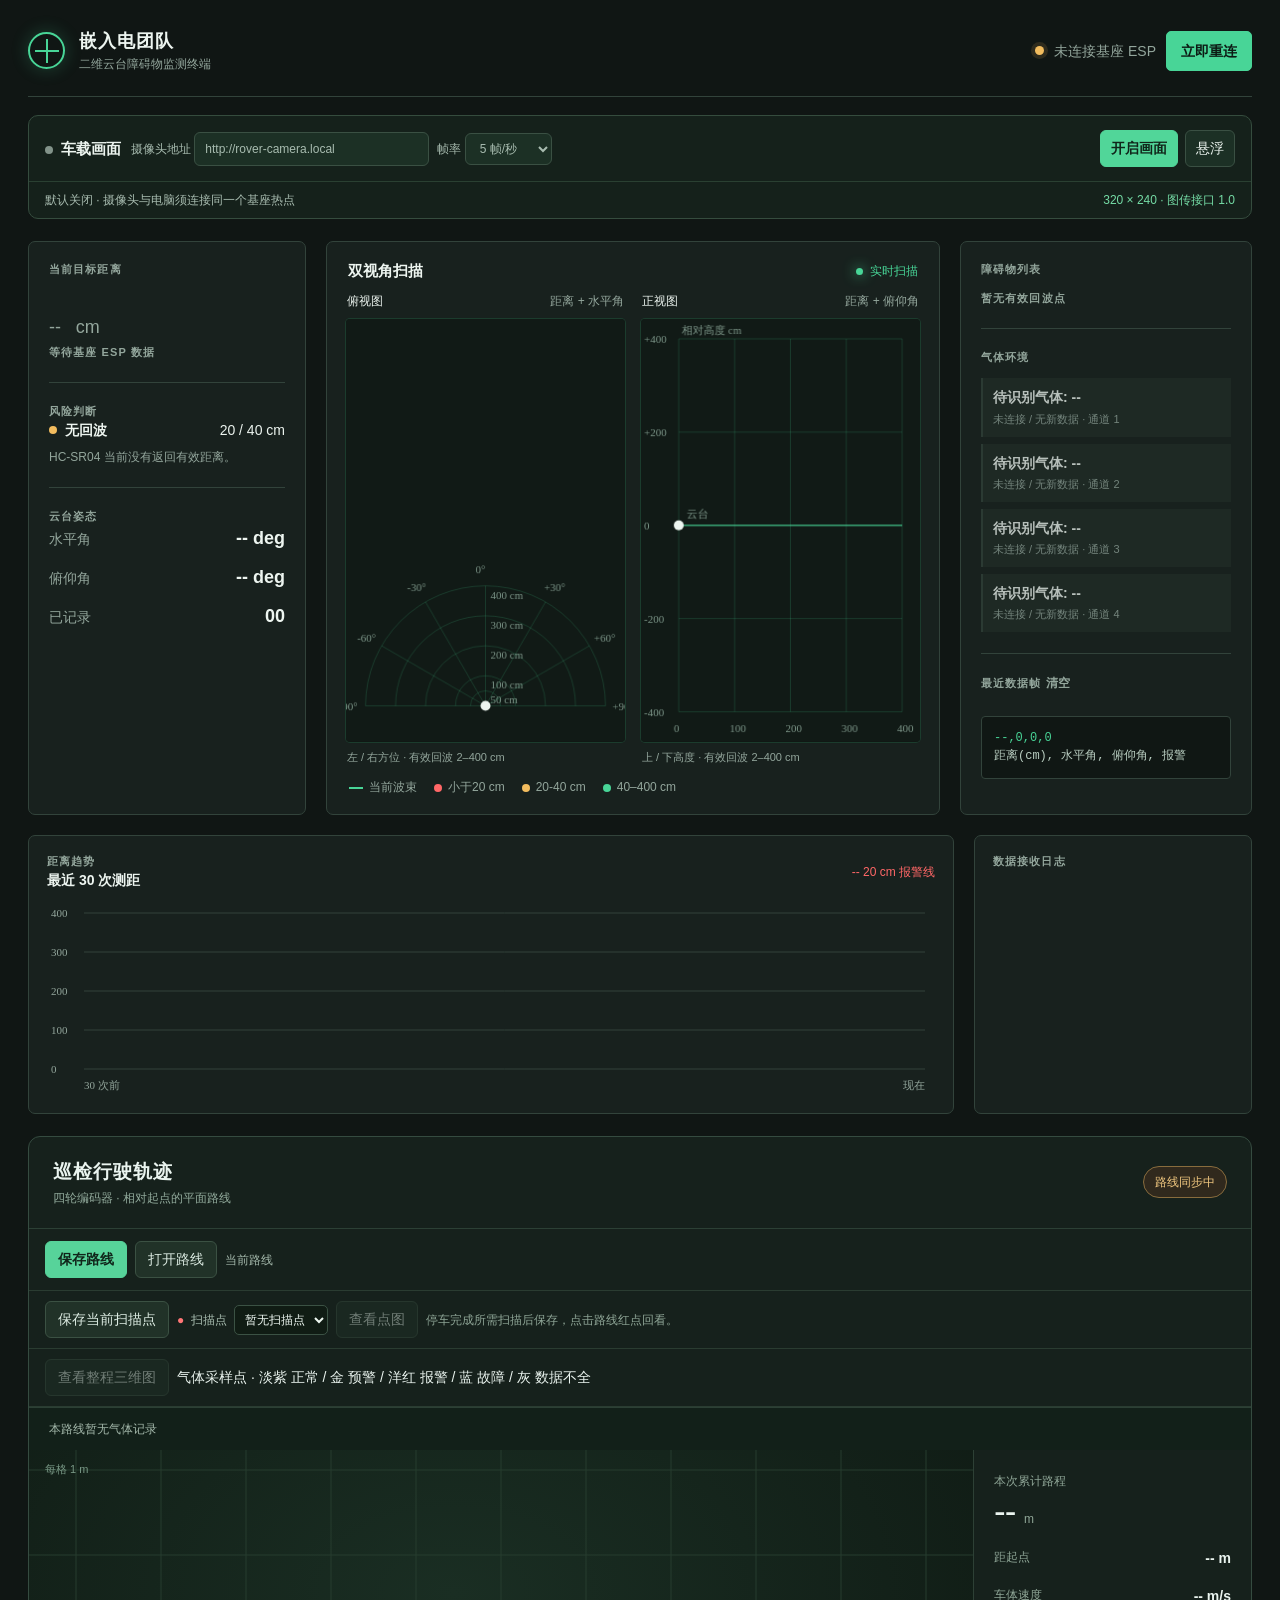
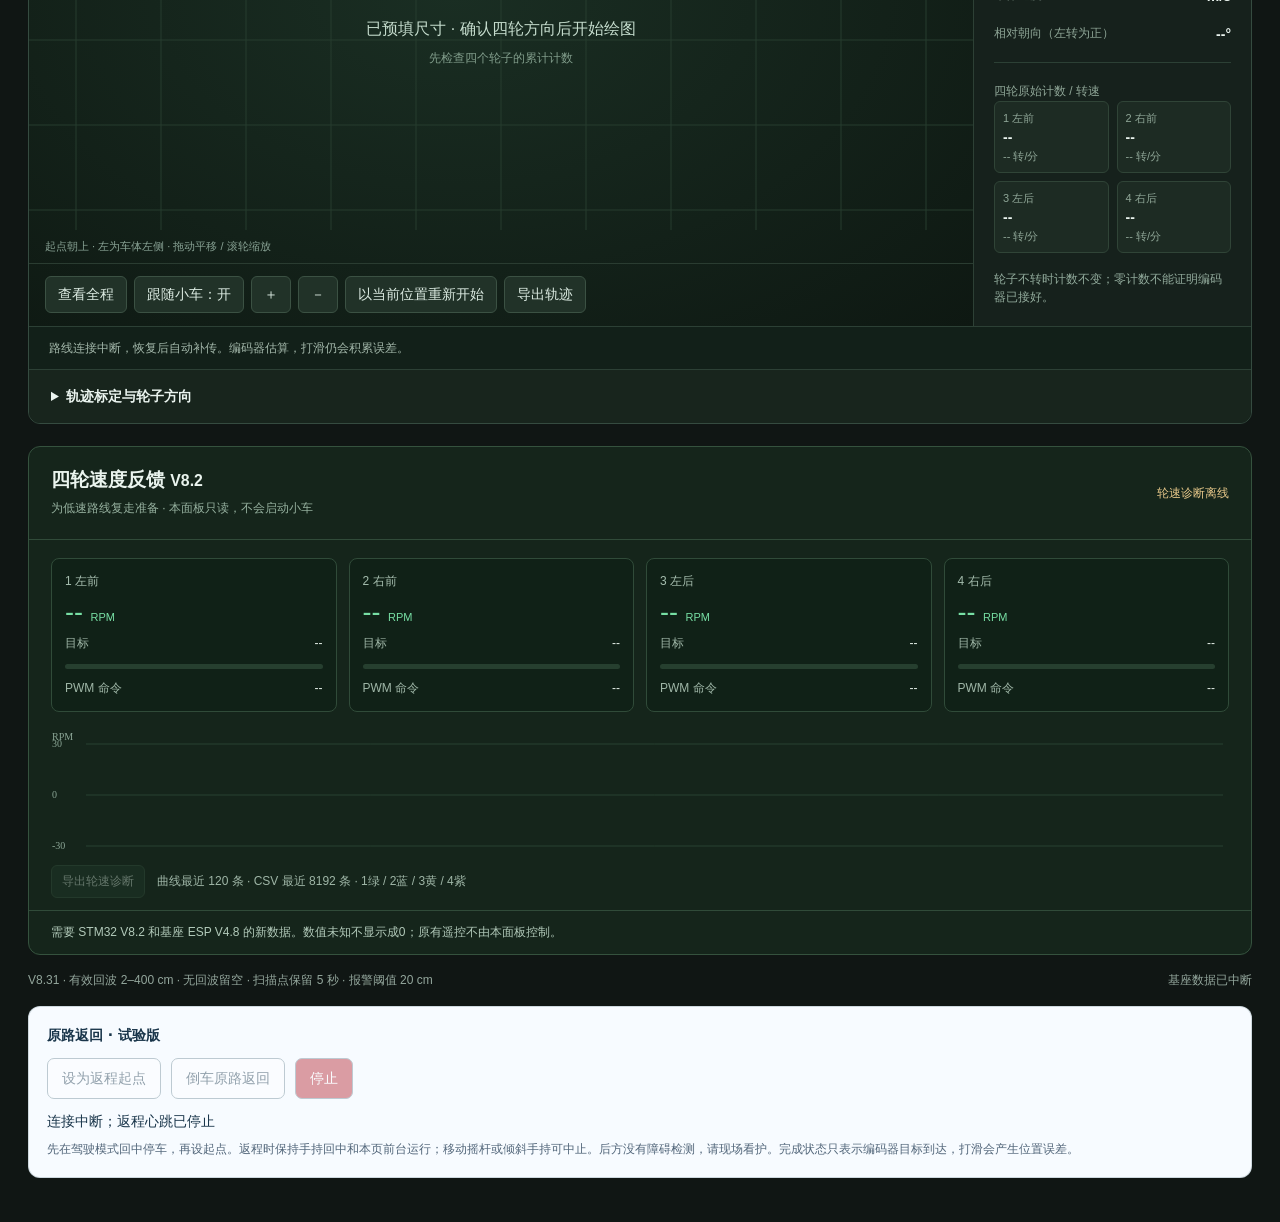
<file: project/gimbal-radar-standalone.html>
<!doctype html>
<html lang="zh-CN">
<head>
  <meta charset="utf-8">
  <meta name="viewport" content="width=device-width, initial-scale=1">
  <title>二维云台雷达 · 巡检行驶轨迹 V8.31</title>
  <!-- V8.12 / 2026-09-21: 实时与回看共用原版详细云台模型；移除实时半透明锥体，保留细射线/测距点。仅网页变更，接线与固件不变。 -->
  <!-- V8.11 / 2026-09-21: 路线点保存当前扫描快照并独立回看；仅网页功能更新，固件和全部接线不变。 -->
  <!-- V8.9 / 2026-09-15: automatic route driving removed; save/open routes and scans retained. MCU V8.9/base V4.9; handheld V1.5/camera V1.2 unchanged. -->
  <style>
    :root { --bg:#101614; --surface:#18211e; --surface-2:#202c27; --line:#32433b; --text:#edf5f0; --muted:#93a69c; --green:#48d597; --green-soft:rgba(72,213,151,.13); --amber:#f2bc5e; --red:#ff6767; --red-soft:rgba(255,103,103,.12); }
    * { box-sizing:border-box; }
    body { margin:0; background:var(--bg); color:var(--text); font:14px/1.45 "Segoe UI", "Microsoft YaHei", sans-serif; letter-spacing:0; }
    button { font:inherit; cursor:pointer; }
    .app { max-width:1480px; margin:0 auto; padding:28px; }
    .topbar { display:flex; justify-content:space-between; align-items:center; gap:20px; padding-bottom:23px; border-bottom:1px solid var(--line); }
    .brand { display:flex; align-items:center; gap:14px; }
    .brand-mark { width:37px; height:37px; border:2px solid var(--green); border-radius:50%; position:relative; box-shadow:0 0 18px rgba(72,213,151,.24); }
    .brand-mark::before,.brand-mark::after { content:""; position:absolute; background:var(--green); left:50%; top:50%; transform:translate(-50%,-50%); }
    .brand-mark::before { width:2px; height:24px; } .brand-mark::after { width:24px; height:2px; }
    .brand h1 { font-size:18px; font-weight:600; margin:0; letter-spacing:1.1px; } .brand p { color:var(--muted); font-size:12px; margin:2px 0 0; }
    .connection { display:flex; align-items:center; gap:10px; color:var(--muted); }
    .indicator { width:9px; height:9px; border-radius:50%; background:var(--amber); box-shadow:0 0 0 4px rgba(242,188,94,.13); }
    .indicator.online { background:var(--green); box-shadow:0 0 0 4px var(--green-soft); }
    .connect { border:1px solid var(--green); color:#0c1a14; background:var(--green); padding:9px 14px; border-radius:5px; font-weight:600; } .connect:hover { background:#72e3b2; }
    .main { display:grid; grid-template-columns:278px minmax(0,1fr) 292px; gap:20px; margin-top:22px; }
    .panel { background:var(--surface); border:1px solid var(--line); border-radius:7px; }
    .sidebar { padding:20px; } .section-label { color:var(--muted); font-size:11px; font-weight:600; letter-spacing:1.1px; text-transform:uppercase; }
    .distance { font-size:53px; line-height:1; font-weight:600; margin:10px 0 4px; font-variant-numeric:tabular-nums; } .distance span { font-size:18px; color:var(--muted); font-weight:400; }
    .rule { height:1px; background:var(--line); margin:21px 0; }
    .status { display:flex; align-items:center; justify-content:space-between; gap:10px; } .state { display:flex; align-items:center; gap:8px; font-weight:600; } .state-dot { width:8px; height:8px; border-radius:50%; background:var(--amber); } .state-dot.safe { background:var(--green); } .state-dot.danger { background:var(--red); }
    .state-note { color:var(--muted); font-size:12px; margin:8px 0 0; }
    .angles { display:grid; gap:13px; } .angle-row { display:flex; justify-content:space-between; align-items:baseline; } .angle-row span { color:var(--muted); } .angle-row strong { font-size:18px; font-variant-numeric:tabular-nums; }
    .radar-panel { min-height:574px; padding:18px; display:flex; flex-direction:column; } .radar-head { display:flex; justify-content:space-between; align-items:center; gap:14px; padding:0 3px 11px; }
    .radar-title { font-size:15px; font-weight:600; } .scan-state { color:var(--green); font-size:12px; display:flex; align-items:center; gap:7px; } .scan-state::before { content:""; width:7px; height:7px; border-radius:50%; background:var(--green); box-shadow:0 0 13px var(--green); }
    .view-grid { display:grid; grid-template-columns:minmax(0,1fr) minmax(0,1fr); gap:14px; flex:1; min-height:0; } .radar-view { min-height:0; display:flex; flex-direction:column; } .view-head { display:flex; justify-content:space-between; align-items:center; color:var(--muted); font-size:12px; padding:0 2px 7px; } .view-head strong { color:var(--text); font-weight:500; }
    #radar, #elevation { display:block; width:100%; flex:1; min-height:0; border:1px solid rgba(72,213,151,.18); border-radius:5px; background:#111a16; } .view-caption { color:var(--muted); font-size:11px; margin:7px 2px 0; }
    .legend { display:flex; gap:17px; align-items:center; flex-wrap:wrap; margin:13px 4px 0; color:var(--muted); font-size:12px; } .legend b { display:inline-block; width:8px; height:8px; border-radius:50%; margin-right:6px; vertical-align:middle; } .legend .safe { background:var(--green); } .legend .obstacle { background:var(--amber); } .legend .alarm { background:var(--red); } .legend .beam { width:14px; height:2px; border-radius:0; background:var(--green); }
    .rightbar { padding:20px; } .detections { display:grid; gap:9px; margin-top:13px; } .detection { border-left:2px solid var(--amber); background:var(--surface-2); padding:10px 11px; } .detection.danger { border-left-color:var(--red); background:var(--red-soft); } .detection.safe { border-left-color:var(--green); background:var(--green-soft); } .detection-top { display:flex; justify-content:space-between; } .detection small { color:var(--muted); display:block; margin-top:3px; }
    .gas-list { display:grid; gap:7px; margin-top:12px; } .gas-card { padding:9px 10px; background:var(--surface-2); border-left:2px solid var(--line); } .gas-card.online { border-left-color:var(--green); background:var(--green-soft); } .gas-card strong { font-size:14px; } .gas-card small { color:var(--muted); display:block; margin-top:3px; font-size:11px; }
    .data-format { margin-top:23px; padding:12px; background:#101714; border:1px solid var(--line); color:#b9cec1; font:12px/1.55 Consolas, monospace; border-radius:4px; overflow-wrap:anywhere; }
    .data-format strong { color:var(--green); font-weight:500; } .clear { color:var(--muted); border:0; background:transparent; padding:0; font-size:12px; } .clear:hover { color:var(--text); }
    .bottom { display:grid; grid-template-columns:minmax(0,1fr) 278px; gap:20px; margin-top:20px; } .trend { padding:18px; min-height:260px; } .trend-head { display:flex; align-items:center; justify-content:space-between; gap:12px; margin-bottom:9px; } .threshold { color:var(--red); font-size:12px; } #trend { display:block; width:100%; height:195px; }
    .feed { padding:18px; } .feed-list { list-style:none; padding:0; margin:12px 0 0; display:grid; gap:8px; } .feed-list li { color:var(--muted); font:12px/1.4 Consolas, monospace; border-left:1px solid var(--line); padding-left:9px; } .feed-list time { color:var(--green); margin-right:6px; }
    .footer { color:var(--muted); font-size:12px; margin-top:17px; display:flex; justify-content:space-between; gap:10px; flex-wrap:wrap; }
    @media (max-width:1050px) { .main { grid-template-columns:250px minmax(0,1fr); } .rightbar { grid-column:1/-1; } .rightbar .detections { grid-template-columns:repeat(3,1fr); } .bottom { grid-template-columns:1fr; } }
    @media (max-width:680px) { .app { padding:16px; } .topbar { align-items:flex-start; } .connection span { display:none; } .main { grid-template-columns:1fr; } .sidebar { display:grid; grid-template-columns:1fr 1fr; gap:0 20px; } .sidebar .distance-block { grid-column:1/-1; } .main .rightbar { grid-column:auto; } .rightbar .detections { grid-template-columns:1fr; } .radar-panel { min-height:680px; } .view-grid { grid-template-columns:1fr; } .distance { font-size:45px; } }
  .gas-card[data-level="normal"]{border-color:#29865f;background:rgba(41,134,95,.08)}
.gas-card[data-level="warning"],.gas-card[data-level="warmup"]{border-color:#d29625;background:rgba(210,150,37,.10)}
.gas-card[data-level="alarm"],.gas-card[data-level="fault"]{border-color:#df5148;background:rgba(223,81,72,.10)}
.gas-card[data-level="offline"]{opacity:.75}
.gas-card strong,.gas-card small{display:block}
.gas-card small{margin-top:4px;white-space:normal;overflow-wrap:anywhere}
</style>
</head>
<body data-scan-page="2d">
  <main class="app">
    <header class="topbar">
      <div class="brand"><div class="brand-mark" aria-hidden="true"></div><div><h1>嵌入电团队</h1><p>二维云台障碍物监测终端</p></div></div>
      <div class="connection"><span id="connectionDot" class="indicator"></span><span id="connectionText">正在连接基座 ESP</span><button id="connectBtn" class="connect" type="button">立即重连</button></div>
    </header>
    <section class="main">
      <aside class="panel sidebar">
        <div class="distance-block"><div class="section-label">当前目标距离</div><div class="distance"><span id="distance">--</span> <span>cm</span></div><div class="section-label" id="echoText">等待 HC-SR04 数据</div></div>
        <div class="rule"></div>
        <div><div class="section-label">风险判断</div><div class="status"><div class="state"><i id="statusDot" class="state-dot"></i><span id="statusText">等待数据</span></div><span id="thresholdText">20 / 40 cm</span></div><p class="state-note" id="statusNote">连接基座 ESP 后显示真实障碍物信息。</p></div>
        <div class="rule"></div>
        <div><div class="section-label">云台姿态</div><div class="angles"><div class="angle-row"><span>水平角</span><strong id="heading">-- deg</strong></div><div class="angle-row"><span>俯仰角</span><strong id="tilt">-- deg</strong></div><div class="angle-row"><span>已记录</span><strong id="count">00</strong></div></div></div>
      </aside>
      <section class="panel radar-panel"><div class="radar-head"><span class="radar-title">双视角扫描</span><span class="scan-state">实时扫描</span></div><div class="view-grid"><div class="radar-view"><div class="view-head"><strong>俯视图</strong><span>距离 + 水平角</span></div><canvas id="radar" aria-label="俯视二维超声波雷达图"></canvas><div class="view-caption">左 / 右方位 · 有效回波 2–400 cm</div></div><div class="radar-view"><div class="view-head"><strong>正视图</strong><span>距离 + 俯仰角</span></div><canvas id="elevation" aria-label="正视障碍物高度图"></canvas><div class="view-caption">上 / 下高度 · 有效回波 2–400 cm</div></div></div><div class="legend"><span><b class="beam"></b>当前波束</span><span><b class="alarm"></b>小于20 cm</span><span><b class="obstacle"></b>20-40 cm</span><span><b class="safe"></b>40–400 cm</span></div></section>
      <aside class="panel rightbar"><div class="section-label">障碍物列表</div><div id="detections" class="detections"></div><div class="rule"></div><div class="section-label">气体环境</div><div id="gasList" class="gas-list"><div class="gas-card"><strong>等待气体模块</strong><small>CH4 / O2 / CO / H2S</small></div></div><div class="rule"></div><div class="section-label">最近数据帧 <button id="clearFeed" class="clear" type="button">清空</button></div><div class="data-format"><strong id="rawData">等待数据</strong><br><span id="formatHint">距离(cm), 水平角, 俯仰角, 报警</span></div></aside>
    </section>
    <section class="bottom"><section class="panel trend"><div class="trend-head"><div><div class="section-label">距离趋势</div><strong>最近 30 次测距</strong></div><span class="threshold">-- 20 cm 报警线</span></div><canvas id="trend" aria-label="最近三十次距离变化趋势"></canvas></section><aside class="panel feed"><div class="section-label">数据接收日志</div><ul id="feed" class="feed-list"></ul></aside></section>
    <footer class="footer"><span>V8.31 · 有效回波 2–400 cm · 无回波留空 · 扫描点保留 5 秒 · 报警阈值 20 cm</span><span id="lastUpdate">更新于 --:--:--</span></footer>
  </main>
  <script src="three.min.js?v=8.12"></script>
  <script src="OrbitControls.umd.js?v=8.12"></script>
  <script src="rover-model-data.js?v=8.18"></script>
  <script src="gimbal-model.js?v=8.18"></script>
  <script src="route-gas.js?v=8.31"></script>
  <script src="sonar-projection.js?v=8.31"></script>
  <script src="scan-walls.js?v=8.28"></script>
  <script src="scan-snapshot.js?v=8.31"></script>
  <script src="vehicle-route.js?v=8.31"></script>
  <script src="route-log.js?v=8.31"></script>
  <script src="wheel-speed-panel.js?v=8.24"></script>
  <script src="camera-panel.js?v=8.17"></script>
  <script>
    (() => {
      const $ = id => document.getElementById(id); const radar = $('radar'), elevation = $('elevation'), trend = $('trend'); const rctx = radar.getContext('2d'), ectx = elevation.getContext('2d'), tctx = trend.getContext('2d');
      const API_URL = 'http://192.168.4.1/api/telemetry';
      const DISPLAY_RANGE_CM = 400;
      const MAX_POINTS = 500;
      const ANGLE_CELL_DEG = 2;
      const POINT_TTL_MS = 5000;
      const PITCH_AXIS_TO_SENSOR_CM = 6.5;
      let data = { distance:0, heading:0, tilt:0, alarm:false, distanceValid:false, link:false }, points = [], history = [], feed = [], polling = false, lastSequence = null, lastFeedAt = 0;
      const fmtAngle = n => `${n >= 0 ? '+' : ''}${String(Math.round(n)).padStart(2,'0')} deg`; const now = () => new Date().toLocaleTimeString('zh-CN',{hour12:false});
      function median(values) { const sorted=[...values].sort((a,b)=>a-b),middle=Math.floor(sorted.length/2);return sorted.length%2?sorted[middle]:(sorted[middle-1]+sorted[middle])*.5; }
      function pitchProjection(distance,tilt) { const radians=tilt*Math.PI/180; return {forward:distance*Math.cos(radians)-PITCH_AXIS_TO_SENSOR_CM*Math.sin(radians),height:distance*Math.sin(radians)+PITCH_AXIS_TO_SENSOR_CM*(Math.cos(radians)-1)}; }
      function rangeRatio(distance) { return distance / DISPLAY_RANGE_CM; }
      function heightRatio(height) { return height / DISPLAY_RANGE_CM; }
      function fit(canvas, ctx) { const dpr = Math.min(devicePixelRatio || 1,2), rect = canvas.getBoundingClientRect(); canvas.width = Math.max(1,Math.round(rect.width*dpr)); canvas.height = Math.max(1,Math.round(rect.height*dpr)); ctx.setTransform(dpr,0,0,dpr,0,0); return rect; }
function updateGas(gases) {
  const grid = document.getElementById('gasList');
  if (!grid) return;
  const rows = Array.isArray(gases) && gases.length ? gases :
    [1,2,3,4].map(channel => ({channel, name:'待识别气体'}));
  grid.replaceChildren();
  rows.forEach(g => {
    const online = g.online === true;
    const schemaOk = typeof g.unit === 'string' && typeof g.statusText === 'string';
    const valid = online && schemaOk && g.valid === true &&
      typeof g.concentration === 'number' && Number.isFinite(g.concentration);
    const allowed = ['normal','warning','alarm','fault','warmup','offline'];
    let level = online && schemaOk && allowed.includes(g.severity) ? g.severity : 'offline';
    if (online && (!schemaOk || (level === 'normal' && !valid))) level = 'fault';
    const card = document.createElement('div');
    card.className = 'gas-card';
    card.dataset.level = level;
    const value = document.createElement('strong');
    const decimals = Number.isInteger(g.decimals) && g.decimals >= 0 && g.decimals <= 3 ? g.decimals : 0;
    value.textContent = (g.name || '待识别气体') + ': ' +
      (valid ? g.concentration.toFixed(decimals) + ' ' + g.unit : '--');
    const detail = document.createElement('small');
    detail.textContent = (online ? schemaOk ? g.statusText : '需更新基座ESP' : '未连接 / 无新数据') +
      ' · 通道 ' + (g.channel || '?');
    card.append(value, detail);
    grid.append(card);
  });
}
      function updateUI(ageMs=null) { const {distance,heading,tilt,alarm,distanceValid,link} = data, inRange=distanceValid&&distance<=DISPLAY_RANGE_CM, danger=inRange&&alarm, caution=inRange&&distance>=20&&distance<40; $('distance').textContent=distanceValid?distance.toFixed(1):'--'; $('heading').textContent=link?fmtAngle(heading):'-- deg'; $('tilt').textContent=link?fmtAngle(tilt):'-- deg'; $('count').textContent=String(points.length).padStart(2,'0'); $('rawData').textContent=distanceValid?`${distance.toFixed(1)},${Math.round(heading)},${Math.round(tilt)},${danger?1:0}`:`--,${Math.round(heading)},${Math.round(tilt)},0`; $('lastUpdate').textContent=`更新于 ${now()} · 主控数据年龄 ${Number.isFinite(ageMs)?ageMs+" ms":"--"}`; $('statusDot').className=`state-dot ${!inRange?'':danger?'danger':caution?'':'safe'}`; $('statusText').textContent=!distanceValid?'无回波':danger?'报警':caution?'注意':'安全'; $('statusNote').textContent=!distanceValid?'HC-SR04 当前没有返回有效距离。':danger?'障碍物进入 20 cm 报警范围，请立即调整云台。':caution?'障碍物位于 20-40 cm 注意范围。':'障碍物位于 40–400 cm 安全范围。'; $('echoText').textContent=distanceValid?'HC-SR04 回波有效':'未收到有效超声波回波'; renderDetections(); renderRadar(); renderElevation(); renderTrend(); }
      function renderDetections() { const current=data.distanceValid&&data.link&&data.distance<=DISPLAY_RANGE_CM?[{...data}]:[]; const visible=[...points,...current].sort((a,b)=>a.distance-b.distance).slice(0,3); $('detections').innerHTML=visible.length?visible.map((p,i)=>`<div class="detection ${p.distance<20?'danger':p.distance>=40?'safe':''}"><div class="detection-top"><strong>目标 ${String(i+1).padStart(2,'0')}</strong><strong>${p.distance.toFixed(1)} cm</strong></div><small>方位 ${fmtAngle(p.heading)} · 俯仰 ${fmtAngle(p.tilt || 0)}</small></div>`).join(''):'<div class="section-label">暂无有效回波点</div>'; }
      function renderRadar() { const {width:w,height:h}=fit(radar,rctx), cx=w/2, cy=h-36, max=Math.min(w*.43,h*.77); rctx.clearRect(0,0,w,h); rctx.fillStyle='#111a16'; rctx.fillRect(0,0,w,h); rctx.save(); rctx.strokeStyle='rgba(72,213,151,.18)'; rctx.lineWidth=1; [50,100,200,300,400].forEach(d=>{const radius=rangeRatio(d)*max;rctx.beginPath();rctx.arc(cx,cy,radius,Math.PI,0);rctx.stroke();rctx.fillStyle='#7d9689';rctx.font='11px Segoe UI';rctx.fillText(`${d} cm`,cx+5,cy-radius+13);}); [-90,-60,-30,0,30,60,90].forEach(a=>{let q=(a-90)*Math.PI/180;rctx.beginPath();rctx.moveTo(cx,cy);rctx.lineTo(cx+max*Math.cos(q),cy+max*Math.sin(q));rctx.stroke();if(a%30===0){rctx.fillStyle='#7d9689';rctx.fillText(`${a>0?'+':''}${a}°`,cx+(max+17)*Math.cos(q)-10,cy+(max+17)*Math.sin(q)+4);}}); if(!data.moving&&data.link&&data.distanceValid){const reach=max*rangeRatio(pitchProjection(data.distance,data.tilt).forward);const beam=(data.heading-90)*Math.PI/180; const gradient=rctx.createLinearGradient(cx,cy,cx+reach*Math.cos(beam),cy+reach*Math.sin(beam)); gradient.addColorStop(0,'rgba(72,213,151,.22)');gradient.addColorStop(1,'rgba(72,213,151,0)');rctx.strokeStyle='#48d597';rctx.lineWidth=2;rctx.beginPath();rctx.moveTo(cx,cy);rctx.lineTo(cx+reach*Math.cos(beam),cy+reach*Math.sin(beam));rctx.stroke(); rctx.fillStyle=gradient;rctx.beginPath();rctx.moveTo(cx,cy);rctx.arc(cx,cy,reach,beam-.045,beam+.045);rctx.closePath();rctx.fill();} const all=!data.moving&&data.distanceValid&&data.link&&data.distance<=DISPLAY_RANGE_CM?[...points,{...data,current:true}]:points;all.forEach(p=>{const a=(p.heading-90)*Math.PI/180,projection=pitchProjection(p.distance,p.tilt||0),d=rangeRatio(projection.forward)*max,x=cx+d*Math.cos(a),y=cy+d*Math.sin(a),pointColor=p.distance<20?'#ff6767':p.distance<40?'#f2bc5e':'#48d597';rctx.beginPath();rctx.arc(x,y,p.current?7:5,0,Math.PI*2);rctx.fillStyle=pointColor;rctx.shadowColor=pointColor;rctx.shadowBlur=p.current?16:7;rctx.fill();rctx.shadowBlur=0;});rctx.beginPath();rctx.arc(cx,cy,5,0,Math.PI*2);rctx.fillStyle='#edf5f0';rctx.fill();rctx.restore(); }
      function renderElevation() { const {width:w,height:h}=fit(elevation,ectx), left=38, right=18, top=20, bottom=30, originY=(top+h-bottom)/2, plotW=w-left-right, plotH=(h-top-bottom)/2; ectx.clearRect(0,0,w,h);ectx.fillStyle='#111a16';ectx.fillRect(0,0,w,h);ectx.save();ectx.strokeStyle='rgba(72,213,151,.18)';ectx.lineWidth=1;[0,100,200,300,400].forEach(d=>{const x=left+plotW*rangeRatio(d);ectx.beginPath();ectx.moveTo(x,top);ectx.lineTo(x,h-bottom);ectx.stroke();ectx.fillStyle='#7d9689';ectx.font='11px Segoe UI';ectx.fillText(`${d}`,x-5,h-10);});[-400,-200,0,200,400].forEach(v=>{const y=originY-heightRatio(v)*plotH;ectx.beginPath();ectx.moveTo(left,y);ectx.lineTo(w-right,y);ectx.stroke();ectx.fillStyle='#7d9689';ectx.fillText(`${v>0?'+':''}${v}`,3,y+4);});ectx.strokeStyle='rgba(72,213,151,.7)';ectx.lineWidth=1.5;ectx.beginPath();ectx.moveTo(left,originY);ectx.lineTo(w-right,originY);ectx.stroke();ectx.fillStyle='#7d9689';ectx.fillText('相对高度 cm',left+3,top-5); const all=!data.moving&&data.distanceValid&&data.link&&data.distance<=DISPLAY_RANGE_CM?[...points,{...data,current:true}]:points;all.forEach(p=>{const projection=pitchProjection(p.distance,p.tilt||0),forward=projection.forward,height=projection.height,x=left+rangeRatio(forward)*plotW,y=originY-heightRatio(height)*plotH,pointColor=p.distance<20?'#ff6767':p.distance<40?'#f2bc5e':'#48d597';ectx.beginPath();ectx.arc(x,y,p.current?7:5,0,Math.PI*2);ectx.fillStyle=pointColor;ectx.shadowColor=pointColor;ectx.shadowBlur=p.current?16:7;ectx.fill();ectx.shadowBlur=0;if(p.current){ectx.strokeStyle='rgba(72,213,151,.55)';ectx.setLineDash([3,4]);ectx.beginPath();ectx.moveTo(x,originY);ectx.lineTo(x,y);ectx.stroke();ectx.setLineDash([]);}});ectx.beginPath();ectx.arc(left,originY,5,0,Math.PI*2);ectx.fillStyle='#edf5f0';ectx.fill();ectx.fillStyle='#7d9689';ectx.fillText('云台',left+8,originY-8);ectx.restore(); }
      function renderTrend() { const {width:w,height:h}=fit(trend,tctx), pad={l:37,r:10,t:13,b:26}, x=i=>pad.l+i*(w-pad.l-pad.r)/Math.max(1,history.length-1), y=v=>pad.t+(1-rangeRatio(v))*(h-pad.t-pad.b); tctx.clearRect(0,0,w,h); [0,100,200,300,400].forEach(v=>{tctx.strokeStyle=v===20?'rgba(255,103,103,.75)':'#32433b';tctx.setLineDash(v===20?[5,5]:[]);tctx.beginPath();tctx.moveTo(pad.l,y(v));tctx.lineTo(w-pad.r,y(v));tctx.stroke();tctx.setLineDash([]);tctx.fillStyle='#93a69c';tctx.font='11px Segoe UI';tctx.fillText(`${v}`,4,y(v)+4);}); if(history.length){tctx.strokeStyle='#48d597';tctx.lineWidth=2;tctx.beginPath();history.forEach((v,i)=>{if(v!==null){if(i&&history[i-1]!==null)tctx.lineTo(x(i),y(v));else tctx.moveTo(x(i),y(v));}});tctx.stroke(); const last=history[history.length-1],lx=x(history.length-1);if(last!==null){const ly=y(last);tctx.beginPath();tctx.arc(lx,ly,4,0,Math.PI*2);tctx.fillStyle=last<20?'#ff6767':last<40?'#f2bc5e':'#48d597';tctx.fill();}}tctx.fillStyle='#93a69c';tctx.fillText('30 次前',pad.l,h-6);tctx.fillText('现在',w-pad.r-22,h-6); }
      function addFeed(text) { feed.unshift(`<li><time>${now()}</time>${text}</li>`); if(feed.length>6)feed.pop(); $('feed').innerHTML=feed.join(''); }
      function pruneExpiredPoints() { const before=points.length,cutoff=Date.now()-POINT_TTL_MS;points=points.filter(point=>point.updatedAt>=cutoff);if(points.length!==before){$('count').textContent=String(points.length).padStart(2,'0');renderDetections();renderRadar();renderElevation();} }
      function pushFrame(frame) {
        const h=-Number(frame.roll),t=-Number(frame.pitch),d=Number(frame.distance),receivedAt=Date.now();
        if(!Number.isFinite(h)||!Number.isFinite(t))return;
        const distanceValid=frame.distanceValid===true&&Number.isFinite(d)&&d>=2&&d<=DISPLAY_RANGE_CM;
        const link=frame.link===true,engine=window.VehicleRoute?.engine,pose=engine?.poseHistory.at(-1);
        const moving=VehicleRouteCore.wheelMotion(frame)||Boolean(pose&&engine.online&&
          engine.config.confirmed&&!engine.stationaryAt(pose.ms));
        data={moving,distance:distanceValid?d:0,heading:h,tilt:t,alarm:distanceValid&&d<20,distanceValid,link};
        if(moving)points.length=0;
        if(link&&frame.sequence!==lastSequence){
          const cellKey=Math.round(h/ANGLE_CELL_DEG)+','+Math.round(t/ANGLE_CELL_DEG);
          const existing=points.find(point=>point.cellKey===cellKey);
          if(!moving){
            if(!distanceValid)points=points.filter(point=>point.cellKey!==cellKey);
            else if(existing){
              existing.samples.push(d);if(existing.samples.length>5)existing.samples.shift();
              Object.assign(existing,data,{distance:median(existing.samples),cellKey,updatedAt:receivedAt});
            }else{
              points.push({...data,cellKey,updatedAt:receivedAt,samples:[d]});
              if(points.length>MAX_POINTS)points.shift();
            }
          }
          history.push(distanceValid?d:null);if(history.length>30)history.shift();
        }
        if(frame.sequence!==lastSequence&&receivedAt-lastFeedAt>=900){
          lastFeedAt=receivedAt;addFeed(distanceValid?`Wi-Fi: ${d.toFixed(1)} cm / ${Math.round(h)}° / ${Math.round(t)}°`:'Wi-Fi: 超声波无有效回波');
        }
        lastSequence=frame.sequence;pruneExpiredPoints();updateUI(frame.ageMs);
      }
      function setConnectionState(mode) { const connected=mode==='online',handheldLost=mode==='handheld';$('connectionDot').className=`indicator${connected?' online':''}`;$('connectionDot').style.background=handheldLost?'var(--red)':'';$('connectionText').textContent=connected?'基座数据在线':handheldLost?'基座在线，手持端失联':mode==='stm32'?'基座在线，主控数据中断':'未连接基座 ESP';if(mode==='offline'||mode==='stm32'){$('lastUpdate').textContent=mode==='stm32'?'等待 STM32 新数据':'基座数据已中断';$('echoText').textContent='等待基座 ESP 数据';} }
      let telemetryPollAt=0,scanTelemetryAt=0,scanTelemetryOnline=false;
    // Save the filtered visible cloud, without references to live mesh/state objects.
    function captureScan(){
      if(!scanTelemetryOnline||!scanTelemetryAt||Date.now()-scanTelemetryAt>1200)
        throw Error('扫描数据未连接或已过期，请恢复基座与手持连接后再保存路线点。');
      const savedPoints=points.filter(point=>point.updatedAt>=Date.now()-POINT_TTL_MS).map(point=>({distance:point.distance,yaw:-point.heading,pitch:point.tilt}));
      if(!savedPoints.length)throw Error('当前没有可保存的扫描点，请先扫描到有效目标。');
      return {kind:'2d',points:savedPoints};
    }
    window.VehicleRoute.setScanCapture(captureScan);
      let telemetryTimer=0, telemetryFailures=0;
    function clearLiveTelemetry(mode){
        scanTelemetryOnline=false;
        data={...data,distanceValid:false,link:false,alarm:false};
        updateUI();
        setConnectionState(mode);
    }
    async function pollTelemetry(){
      if(polling||document.hidden)return;
      clearTimeout(telemetryTimer);
      telemetryPollAt=Date.now();
      polling=true;
      let nextDelay=100;
      const controller=new AbortController(), timeout=setTimeout(()=>controller.abort(),800);
      try{
        const response=await fetch(API_URL+'?t='+Date.now(),{cache:'no-store',signal:controller.signal});
        if(!response.ok)throw new Error('HTTP '+response.status);
        const frame=await response.json();
        telemetryFailures=0;
        scanTelemetryOnline=frame.online===true&&frame.link===true&&Number.isFinite(Number(frame.roll))&&Number.isFinite(Number(frame.pitch));
        if(scanTelemetryOnline&&frame.sequence!==lastSequence)scanTelemetryAt=Date.now();
        if(window.VehicleRoute)window.VehicleRoute.feed(frame.odometry,frame);
        if(window.WheelSpeedPanel)window.WheelSpeedPanel.feed(frame.wheelSpeed);
        updateGas(frame.gases);
        if(frame.online!==true){nextDelay=400;clearLiveTelemetry('stm32');return;}
        if(frame.vehicle&&frame.vehicle.online===true&&frame.vehicle.mode===5)nextDelay=160;
        const handheldLost=frame.link!==true ||
          (frame.handheldUdpOnline===false&&frame.vehicle&&[0,5].includes(frame.vehicle.mode));
        setConnectionState(handheldLost?'handheld':'online');
        if(Number.isFinite(frame.maxForwardGapMs)){
          $('connectionText').title='基座转发最长间隔 '+frame.maxForwardGapMs+' ms · 收到的遥控包序号缺口 '+frame.skippedUdp;
        }
        pushFrame(frame);
      }catch(error){
        telemetryFailures++;
        nextDelay=Math.min(2500,250 * (2 ** Math.min(telemetryFailures-1,4)));
        if(window.VehicleRoute)window.VehicleRoute.disconnect();
        updateGas([]);
        clearLiveTelemetry('offline');
      }finally{
        clearTimeout(timeout);
        polling=false;
        if(!document.hidden)telemetryTimer=setTimeout(pollTelemetry,Math.max(0,nextDelay-(telemetryFailures ? 0 : Date.now()-telemetryPollAt)));
      }
    }
    document.addEventListener('visibilitychange',()=>{
      if(document.hidden)clearTimeout(telemetryTimer);
      else pollTelemetry();
    });
      $('connectBtn').addEventListener('click',pollTelemetry); $('clearFeed').addEventListener('click',()=>{$('feed').innerHTML='';feed=[];}); window.addEventListener('resize',()=>{renderRadar();renderElevation();renderTrend();}); setConnectionState('offline'); updateUI(); pollTelemetry(); setInterval(pruneExpiredPoints,500);
    })();
  </script>
  <script src="return-panel.js?v=8.23"></script>
</body>
</html>
</file>
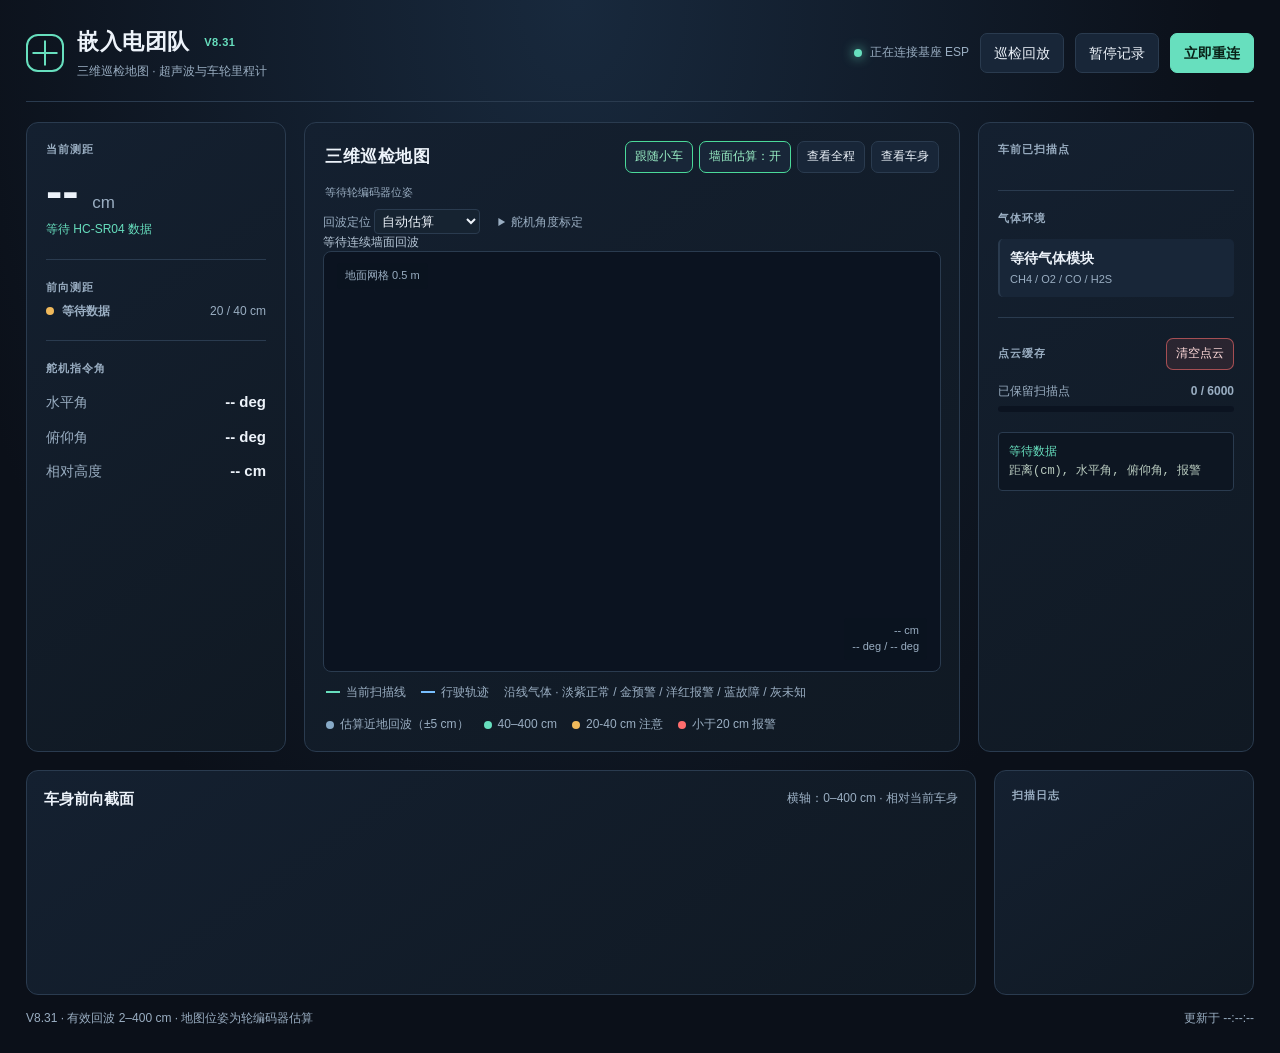
<file: project/巡检回放.html>
<!doctype html>
<html lang="zh-CN"><head><meta charset="utf-8"><meta name="viewport" content="width=device-width,initial-scale=1"><title>巡检小车巡检回放</title><meta http-equiv="refresh" content="0;url=gimbal-3d-scan.html?demo=1"></head><body style="background:#0d1210;color:#edf4ef;font-family:Microsoft YaHei,sans-serif;padding:30px"><p>正在打开巡检小车巡检回放……</p><a style="color:#4bda9a" href="gimbal-3d-scan.html?demo=1">点击进入巡检回放（非实测数据）</a></body></html>
</file>
<file: project/web-dashboard/styles.css>
:root {
  color-scheme: light;
  --page: #f2f5f2;
  --surface: #ffffff;
  --surface-soft: #e8ede9;
  --ink: #172019;
  --muted: #667068;
  --border: #cfd7d1;
  --radar: #08120c;
  --radar-grid: #24422f;
  --green: #18a766;
  --green-soft: #d8f3e5;
  --amber: #e4a51c;
  --amber-soft: #fff0c9;
  --red: #d34a3f;
  --red-soft: #f9dfdc;
  --blue: #326bb0;
  --shadow: 0 10px 28px rgba(25, 43, 31, 0.08);
}

* {
  box-sizing: border-box;
}

html {
  background: var(--page);
}

body {
  margin: 0;
  min-width: 320px;
  color: var(--ink);
  background: var(--page);
  font-family: "Microsoft YaHei UI", "PingFang SC", Arial, sans-serif;
  font-size: 15px;
  letter-spacing: 0;
}

button {
  font: inherit;
  letter-spacing: 0;
}

.topbar {
  height: 68px;
  padding: 0 28px;
  display: flex;
  align-items: center;
  justify-content: space-between;
  gap: 20px;
  color: #eef6f0;
  background: #111915;
  border-bottom: 3px solid var(--green);
}

.brand {
  display: flex;
  align-items: center;
  gap: 12px;
  min-width: 0;
}

.brand strong,
.brand small {
  display: block;
  white-space: nowrap;
}

.brand strong {
  font-size: 18px;
  font-weight: 500;
}

.brand small {
  margin-top: 2px;
  color: #9bad9f;
  font-size: 10px;
}

.brand-mark {
  width: 34px;
  height: 34px;
  flex: 0 0 34px;
  position: relative;
  display: block;
  border: 1px solid #5b7864;
  border-radius: 50%;
}

.brand-mark::before,
.brand-mark::after,
.brand-mark span::before,
.brand-mark span::after {
  content: "";
  position: absolute;
  background: var(--green);
}

.brand-mark::before {
  left: 16px;
  top: 4px;
  width: 1px;
  height: 24px;
}

.brand-mark::after {
  left: 4px;
  top: 16px;
  width: 24px;
  height: 1px;
}

.brand-mark span::before {
  left: 12px;
  top: 12px;
  width: 8px;
  height: 8px;
  border-radius: 50%;
}

.connection {
  min-height: 34px;
  padding: 0 12px;
  display: inline-flex;
  align-items: center;
  gap: 8px;
  flex: 0 0 auto;
  color: #cbd8ce;
  border: 1px solid #3b4c40;
  border-radius: 4px;
  font-size: 13px;
}

.status-dot {
  width: 8px;
  height: 8px;
  border-radius: 50%;
  background: var(--amber);
}

.connection[data-state="online"] .status-dot {
  background: var(--green);
  box-shadow: 0 0 0 4px rgba(24, 167, 102, 0.14);
}

.connection[data-state="offline"] .status-dot {
  background: var(--red);
}

.dashboard {
  width: min(1480px, calc(100% - 48px));
  margin: 24px auto 18px;
  display: grid;
  grid-template-columns: minmax(0, 1fr) 340px;
  gap: 18px;
  align-items: start;
}

.radar-panel,
.distance-panel,
.angle-panel,
.targets-panel {
  background: var(--surface);
  border: 1px solid var(--border);
  border-radius: 6px;
  box-shadow: var(--shadow);
}

.radar-panel {
  min-width: 0;
  overflow: hidden;
}

.panel-heading {
  min-height: 72px;
  padding: 14px 18px;
  display: flex;
  align-items: center;
  justify-content: space-between;
  gap: 18px;
  border-bottom: 1px solid var(--border);
}

.eyebrow {
  margin: 0 0 3px;
  color: var(--green);
  font-size: 11px;
  font-weight: 500;
}

h1,
h2,
p {
  margin-top: 0;
}

h1 {
  margin-bottom: 0;
  font-size: 20px;
  font-weight: 500;
}

h2 {
  margin-bottom: 14px;
  font-size: 15px;
  font-weight: 500;
}

.toolbar {
  display: flex;
  align-items: center;
  justify-content: flex-end;
  gap: 8px;
  flex-wrap: wrap;
}

.segmented {
  display: inline-flex;
  align-items: stretch;
  padding: 2px;
  background: var(--surface-soft);
  border-radius: 4px;
}

.segment,
.command-button {
  min-height: 34px;
  padding: 0 12px;
  cursor: pointer;
  color: var(--ink);
  background: transparent;
  border: 0;
  border-radius: 3px;
}

.segment.is-active {
  color: #ffffff;
  background: #263b2d;
}

.command-button {
  background: var(--surface);
  border: 1px solid var(--border);
}

.segment:focus-visible,
.command-button:focus-visible {
  outline: 3px solid rgba(50, 107, 176, 0.34);
  outline-offset: 2px;
}

.radar-stage {
  position: relative;
  width: 100%;
  aspect-ratio: 16 / 9;
  min-height: 370px;
  max-height: 690px;
  background: var(--radar);
  overflow: hidden;
}

#radarCanvas {
  display: block;
  width: 100%;
  height: 100%;
}

.range-label {
  position: absolute;
  bottom: 12px;
  color: #75947e;
  font-size: 11px;
  pointer-events: none;
}

.range-label-near {
  left: 50%;
  transform: translateX(-50%);
}

.range-label-far {
  right: 14px;
}

.radar-footer {
  min-height: 47px;
  padding: 0 18px;
  display: flex;
  align-items: center;
  justify-content: space-between;
  gap: 16px;
  color: var(--muted);
  font-size: 12px;
}

.legend {
  display: flex;
  align-items: center;
  gap: 16px;
  flex-wrap: wrap;
}

.legend span {
  display: inline-flex;
  align-items: center;
  gap: 6px;
}

.legend-dot {
  width: 8px;
  height: 8px;
  display: inline-block;
  border-radius: 50%;
}

.legend-dot.safe {
  background: var(--green);
}

.legend-dot.near {
  background: var(--red);
}

.legend-line {
  width: 16px;
  height: 2px;
  display: inline-block;
  background: var(--amber);
}

.telemetry {
  display: grid;
  gap: 14px;
}

.distance-panel,
.angle-panel,
.targets-panel {
  padding: 17px;
}

.section-title {
  min-height: 24px;
  display: flex;
  align-items: center;
  justify-content: space-between;
  gap: 12px;
  color: var(--muted);
  font-size: 13px;
}

.section-title h2 {
  margin: 0;
  color: var(--ink);
}

.object-state,
.target-count {
  padding: 3px 8px;
  color: #536057;
  background: var(--surface-soft);
  border-radius: 3px;
  font-size: 12px;
  font-weight: 500;
}

.object-state[data-state="detected"] {
  color: #12643f;
  background: var(--green-soft);
}

.object-state[data-state="danger"] {
  color: #9d2e27;
  background: var(--red-soft);
}

.distance-value {
  min-height: 82px;
  display: flex;
  align-items: baseline;
  gap: 8px;
}

.distance-value strong {
  font-family: Consolas, "Microsoft YaHei UI", monospace;
  font-size: clamp(42px, 5vw, 66px);
  font-weight: 500;
  font-variant-numeric: tabular-nums;
}

.distance-value span {
  color: var(--muted);
}

.distance-bar {
  height: 7px;
  overflow: hidden;
  background: var(--surface-soft);
  border-radius: 2px;
}

.distance-bar span {
  display: block;
  width: 0;
  height: 100%;
  background: var(--green);
  transition: width 160ms linear, background-color 160ms linear;
}

.distance-scale {
  margin-top: 6px;
  display: flex;
  justify-content: space-between;
  color: var(--muted);
  font-size: 11px;
}

.angle-grid {
  margin: 0;
  display: grid;
  grid-template-columns: 1fr 1fr;
  border-top: 1px solid var(--border);
  border-left: 1px solid var(--border);
}

.angle-grid div {
  min-width: 0;
  padding: 12px;
  border-right: 1px solid var(--border);
  border-bottom: 1px solid var(--border);
}

.angle-grid dt {
  margin-bottom: 7px;
  color: var(--muted);
  font-size: 11px;
}

.angle-grid dd {
  margin: 0;
  font-family: Consolas, "Microsoft YaHei UI", monospace;
  font-size: 22px;
  font-variant-numeric: tabular-nums;
  white-space: nowrap;
}

.angle-grid small {
  margin-left: 3px;
  color: var(--muted);
  font-family: "Microsoft YaHei UI", sans-serif;
  font-size: 11px;
}

.gas-panel {
  padding: 17px;
  background: var(--surface);
  border: 1px solid var(--border);
  border-radius: 6px;
  box-shadow: var(--shadow);
}

.gas-title {
  display: flex;
  align-items: center;
  justify-content: space-between;
  gap: 10px;
  margin-bottom: 10px;
}

.gas-title h2 { margin: 0; }
.gas-title span { color: var(--muted); font-size: 11px; }
.gas-grid { display: grid; grid-template-columns: 1fr 1fr; gap: 8px; }
.gas-item { min-width: 0; padding: 9px 10px; background: #f8faf8; border: 1px solid var(--border); border-radius: 5px; }
.gas-item[data-valid="true"] { border-color: #98d5b7; }
.gas-item[data-level="normal"]{border-color:#29865f;background:rgba(41,134,95,.08)}
.gas-item[data-level="warning"],.gas-item[data-level="warmup"]{border-color:#d29625;background:rgba(210,150,37,.10)}
.gas-item[data-level="alarm"],.gas-item[data-level="fault"]{border-color:#df5148;background:rgba(223,81,72,.10)}
.gas-item[data-level="offline"]{opacity:.75}
.gas-item strong,.gas-item small{display:block}
.gas-item small{margin-top:4px;white-space:normal;overflow-wrap:anywhere}
.gas-item strong, .gas-item small { display: block; }
.gas-item strong { font-family: Consolas, monospace; font-size: 16px; }
.gas-item small { margin-top: 4px; color: var(--muted); font-size: 10px; white-space: nowrap; overflow: hidden; text-overflow: ellipsis; }

.target-count {
  min-width: 28px;
  color: #ffffff;
  text-align: center;
  background: #263b2d;
}

.targets-list {
  min-height: 132px;
  margin-top: 11px;
  border-top: 1px solid var(--border);
}

.target-row {
  min-height: 44px;
  display: grid;
  grid-template-columns: 30px minmax(0, 1fr) auto;
  align-items: center;
  gap: 9px;
  border-bottom: 1px solid var(--border);
}

.target-index {
  width: 24px;
  height: 24px;
  display: grid;
  place-items: center;
  color: #ffffff;
  background: var(--green);
  border-radius: 3px;
  font-size: 11px;
}

.target-row.is-near .target-index {
  background: var(--red);
}

.target-direction {
  min-width: 0;
}

.target-direction strong,
.target-direction small {
  display: block;
}

.target-direction strong {
  font-size: 13px;
  font-weight: 500;
}

.target-direction small {
  margin-top: 2px;
  color: var(--muted);
  font-size: 10px;
}

.target-distance {
  font-family: Consolas, monospace;
  font-size: 14px;
  font-variant-numeric: tabular-nums;
}

.empty-state {
  min-height: 132px;
  margin: 0;
  display: grid;
  place-items: center;
  color: var(--muted);
  font-size: 12px;
  text-align: center;
}

.footer-strip {
  width: min(1480px, calc(100% - 48px));
  margin: 0 auto 24px;
  min-height: 42px;
  padding: 0 14px;
  display: flex;
  align-items: center;
  gap: 24px;
  color: var(--muted);
  border-top: 1px solid var(--border);
  font-size: 11px;
}

.footer-strip b {
  margin-right: 4px;
  color: var(--ink);
  font-weight: 500;
}

@media (max-width: 980px) {
  .dashboard {
    grid-template-columns: 1fr;
  }

  .telemetry {
    grid-template-columns: repeat(2, minmax(0, 1fr));
  }

  .targets-panel {
    grid-column: 1 / -1;
  }
}

@media (max-width: 680px) {
  .topbar {
    height: auto;
    min-height: 62px;
    padding: 10px 14px;
  }

  .brand strong {
    font-size: 15px;
    white-space: normal;
  }

  .brand small {
    display: none;
  }

  .connection {
    width: 30px;
    min-height: 30px;
    padding: 0;
    justify-content: center;
  }

  #connectionText {
    position: absolute;
    width: 1px;
    height: 1px;
    overflow: hidden;
    clip: rect(0 0 0 0);
    white-space: nowrap;
  }

  .dashboard,
  .footer-strip {
    width: calc(100% - 24px);
  }

  .dashboard {
    margin-top: 12px;
    gap: 12px;
  }

  .panel-heading {
    align-items: flex-start;
    flex-direction: column;
  }

  .toolbar {
    width: 100%;
    justify-content: flex-start;
  }

  .radar-stage {
    min-height: 290px;
    aspect-ratio: 1 / 1;
  }

  .radar-footer {
    padding: 10px 12px;
    align-items: flex-start;
    flex-direction: column;
    gap: 7px;
  }

  .legend {
    gap: 10px;
  }

  .telemetry {
    grid-template-columns: 1fr;
  }

  .gas-grid { grid-template-columns: 1fr; }

  .targets-panel {
    grid-column: auto;
  }

  .footer-strip {
    padding: 10px 2px;
    flex-wrap: wrap;
    gap: 8px 18px;
  }
}

@media (max-width: 390px) {
  .brand-mark {
    width: 30px;
    height: 30px;
    flex-basis: 30px;
  }

  .brand-mark::before {
    left: 14px;
    top: 3px;
  }

  .brand-mark::after {
    left: 3px;
    top: 14px;
  }

  .brand-mark span::before {
    left: 10px;
    top: 10px;
  }

  .command-button,
  .segment {
    padding: 0 10px;
    font-size: 12px;
  }
}
</file>
